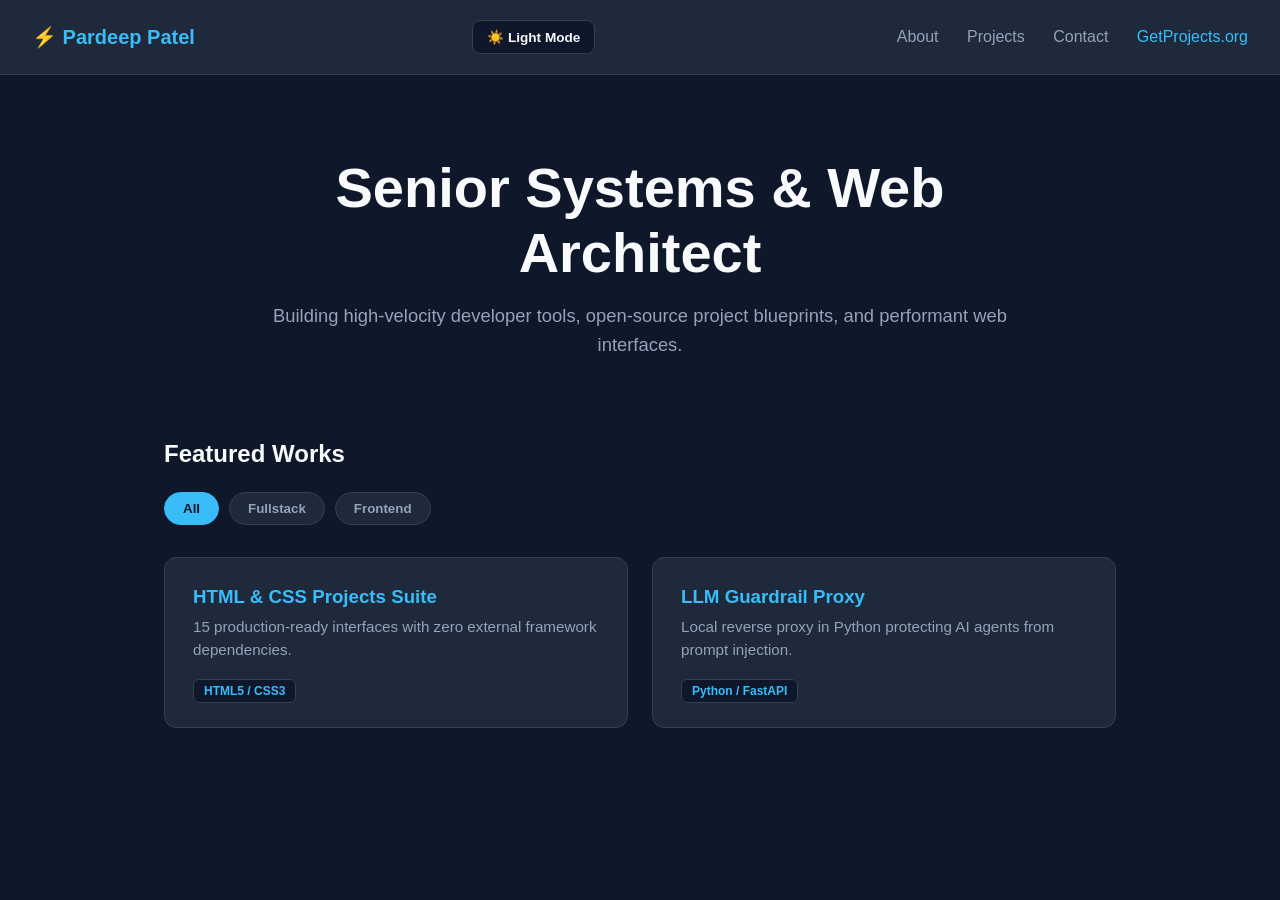
<file: 01-developer-portfolio/index.html>
<!DOCTYPE html>
<html lang="en" data-theme="dark">
<head>
  <meta charset="UTF-8">
  <meta name="viewport" content="width=device-width, initial-scale=1.0">
  <title>Developer Portfolio | Pardeep Patel</title>
  <link rel="stylesheet" href="style.css">
</head>
<body>
  <header class="header">
    <div class="logo">⚡ Pardeep Patel</div>
    <div class="controls">
      <button id="theme-btn" class="theme-toggle">☀️ Light Mode</button>
      <button id="mobile-btn" class="mobile-toggle">☰</button>
    </div>
    <nav id="nav-menu" class="nav-menu">
      <a href="#about">About</a>
      <a href="#projects">Projects</a>
      <a href="#contact">Contact</a>
      <a href="https://getprojects.org" target="_blank" class="cta-link">GetProjects.org</a>
    </nav>
  </header>
  <main>
    <section class="hero" id="about">
      <h1>Senior Systems &amp; Web Architect</h1>
      <p>Building high-velocity developer tools, open-source project blueprints, and performant web interfaces.</p>
    </section>
    <section class="projects" id="projects">
      <h2>Featured Works</h2>
      <div class="filter-bar">
        <button class="filter-btn active" data-filter="all">All</button>
        <button class="filter-btn" data-filter="fullstack">Fullstack</button>
        <button class="filter-btn" data-filter="frontend">Frontend</button>
      </div>
      <div class="project-grid">
        <div class="card" data-category="frontend">
          <h3>HTML &amp; CSS Projects Suite</h3>
          <p>15 production-ready interfaces with zero external framework dependencies.</p>
          <span class="tag">HTML5 / CSS3</span>
        </div>
        <div class="card" data-category="fullstack">
          <h3>LLM Guardrail Proxy</h3>
          <p>Local reverse proxy in Python protecting AI agents from prompt injection.</p>
          <span class="tag">Python / FastAPI</span>
        </div>
      </div>
    </section>
  </main>
  <script>
    const themeBtn = document.getElementById('theme-btn');
    themeBtn.addEventListener('click', () => {
      const current = document.documentElement.getAttribute('data-theme');
      const next = current === 'dark' ? 'light' : 'dark';
      document.documentElement.setAttribute('data-theme', next);
      themeBtn.textContent = next === 'dark' ? '☀️ Light Mode' : '🌙 Dark Mode';
    });
    const mobileBtn = document.getElementById('mobile-btn');
    const navMenu = document.getElementById('nav-menu');
    mobileBtn.addEventListener('click', () => {
      navMenu.classList.toggle('open');
    });
    document.querySelectorAll('.filter-btn').forEach(btn => {
      btn.addEventListener('click', () => {
        document.querySelectorAll('.filter-btn').forEach(b => b.classList.remove('active'));
        btn.classList.add('active');
        const f = btn.dataset.filter;
        document.querySelectorAll('.card').forEach(c => {
          c.style.display = (f === 'all' || c.dataset.category === f) ? 'block' : 'none';
        });
      });
    });
  </script>
</body>
</html>
</file>
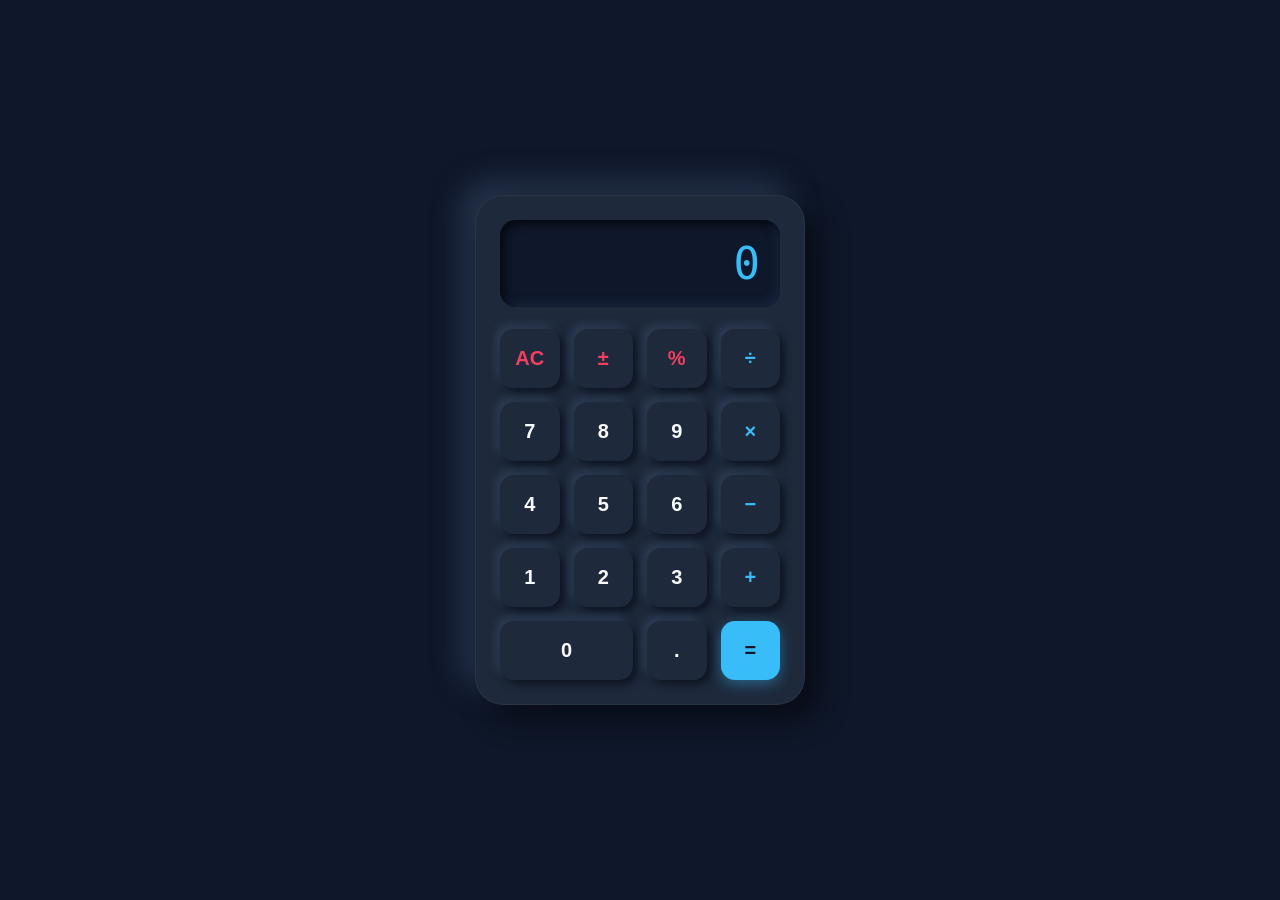
<file: 02-neumorphic-calculator/index.html>
<!DOCTYPE html>
<html lang="en">
<head>
  <meta charset="UTF-8">
  <meta name="viewport" content="width=device-width, initial-scale=1.0">
  <title>Neumorphic Calculator</title>
  <link rel="stylesheet" href="style.css">
</head>
<body>
  <div class="calc-wrapper">
    <div class="display" id="display">0</div>
    <div class="grid">
      <button class="btn fn" data-action="clear">AC</button>
      <button class="btn fn" data-action="toggle-sign">±</button>
      <button class="btn fn" data-action="percent">%</button>
      <button class="btn op" data-action="div">÷</button>
      <button class="btn num">7</button>
      <button class="btn num">8</button>
      <button class="btn num">9</button>
      <button class="btn op" data-action="mul">×</button>
      <button class="btn num">4</button>
      <button class="btn num">5</button>
      <button class="btn num">6</button>
      <button class="btn op" data-action="sub">−</button>
      <button class="btn num">1</button>
      <button class="btn num">2</button>
      <button class="btn num">3</button>
      <button class="btn op" data-action="add">+</button>
      <button class="btn num zero">0</button>
      <button class="btn num">.</button>
      <button class="btn eq" data-action="eq">=</button>
    </div>
  </div>
  <script>
    let current = '0';
    let prev = null;
    let op = null;
    let resetOnNext = false;
    const disp = document.getElementById('display');

    function update() { disp.textContent = current; }

    document.querySelectorAll('.num').forEach(b => {
      b.addEventListener('click', () => {
        const d = b.textContent;
        if (resetOnNext) { current = d; resetOnNext = false; }
        else { current = current === '0' ? d : current + d; }
        update();
      });
    });

    document.querySelectorAll('.fn').forEach(b => {
      b.addEventListener('click', () => {
        const act = b.dataset.action;
        if (act === 'clear') { current = '0'; prev = null; op = null; }
        if (act === 'toggle-sign') { current = String(-parseFloat(current)); }
        if (act === 'percent') { current = String(parseFloat(current) / 100); }
        update();
      });
    });

    document.querySelectorAll('.op').forEach(b => {
      b.addEventListener('click', () => {
        prev = parseFloat(current);
        op = b.dataset.action;
        resetOnNext = true;
      });
    });

    document.querySelector('.eq').addEventListener('click', () => {
      if (op && prev !== null) {
        const cur = parseFloat(current);
        let res = 0;
        if (op === 'add') res = prev + cur;
        if (op === 'sub') res = prev - cur;
        if (op === 'mul') res = prev * cur;
        if (op === 'div') res = cur !== 0 ? prev / cur : 'Error';
        current = String(res);
        op = null;
        prev = null;
        resetOnNext = true;
        update();
      }
    });
  </script>
</body>
</html>
</file>
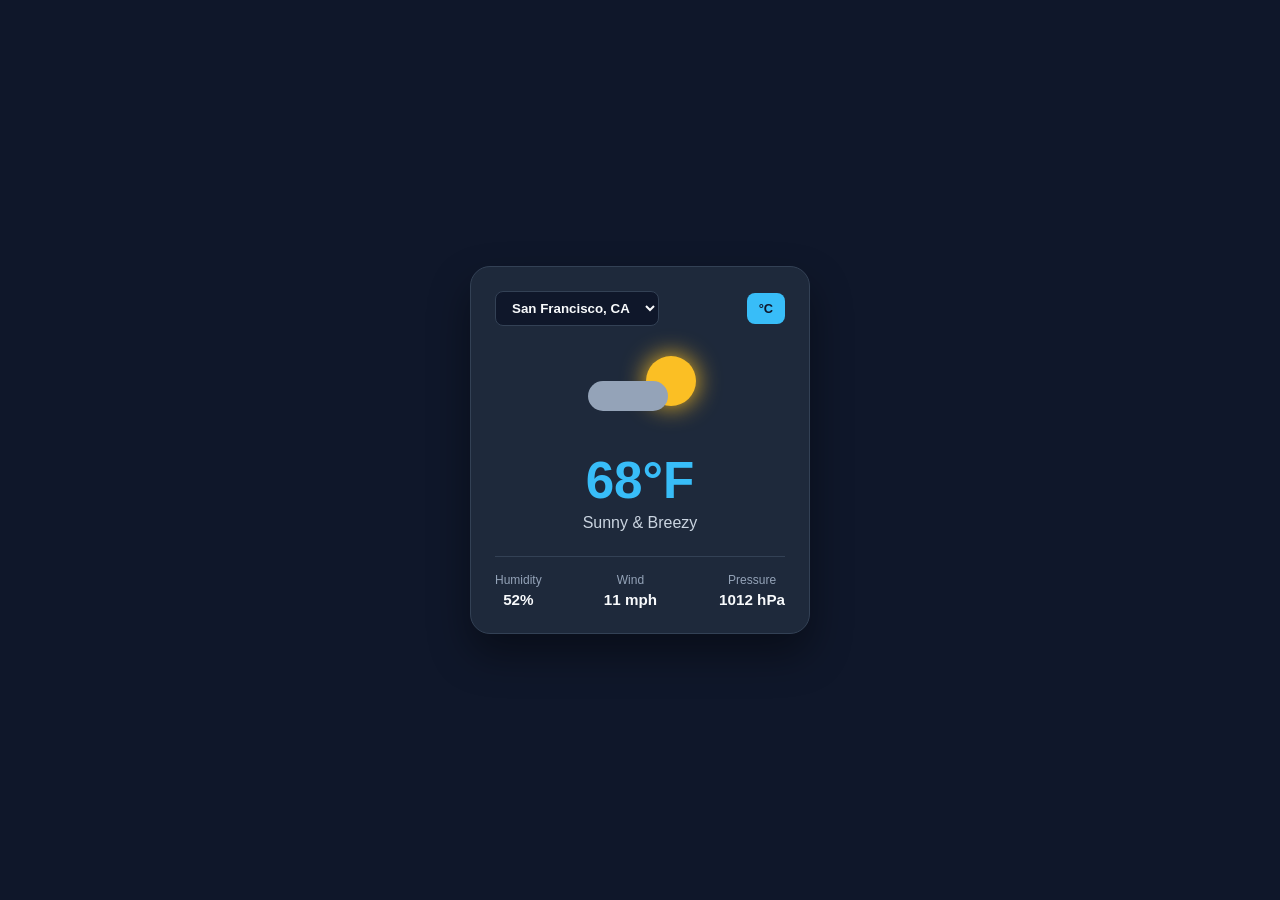
<file: 03-weather-card/index.html>
<!DOCTYPE html>
<html lang="en">
<head>
  <meta charset="UTF-8">
  <meta name="viewport" content="width=device-width, initial-scale=1.0">
  <title>Interactive Weather Card</title>
  <link rel="stylesheet" href="style.css">
</head>
<body>
  <div class="weather-box">
    <div class="top-row">
      <select id="city-select">
        <option value="sf">San Francisco, CA</option>
        <option value="nyc">New York, NY</option>
        <option value="tokyo">Tokyo, Japan</option>
      </select>
      <button id="unit-btn" class="unit-toggle">°C</button>
    </div>
    <div class="sky-visual">
      <div class="sun"></div>
      <div class="cloud"></div>
    </div>
    <div class="temp-section">
      <div id="temp" class="temp-val">68°F</div>
      <div id="cond" class="condition">Sunny &amp; Breezy</div>
    </div>
    <div class="metrics">
      <div class="item"><span>Humidity</span><strong id="hum">52%</strong></div>
      <div class="item"><span>Wind</span><strong id="wind">11 mph</strong></div>
      <div class="item"><span>Pressure</span><strong id="press">1012 hPa</strong></div>
    </div>
  </div>
  <script>
    const data = {
      sf: { f: 68, c: 20, cond: 'Sunny & Breezy', hum: '52%', wind: '11 mph', press: '1012 hPa' },
      nyc: { f: 54, c: 12, cond: 'Overcast & Cool', hum: '68%', wind: '14 mph', press: '1018 hPa' },
      tokyo: { f: 62, c: 17, cond: 'Clear Skies', hum: '45%', wind: '8 mph', press: '1020 hPa' }
    };
    let unit = 'F';
    let city = 'sf';
    const tempEl = document.getElementById('temp');
    const condEl = document.getElementById('cond');
    const humEl = document.getElementById('hum');
    const windEl = document.getElementById('wind');
    const pressEl = document.getElementById('press');
    const unitBtn = document.getElementById('unit-btn');
    const select = document.getElementById('city-select');

    function render() {
      const d = data[city];
      tempEl.textContent = unit === 'F' ? `${d.f}°F` : `${d.c}°C`;
      condEl.textContent = d.cond;
      humEl.textContent = d.hum;
      windEl.textContent = d.wind;
      pressEl.textContent = d.press;
      unitBtn.textContent = unit === 'F' ? 'Switch to °C' : 'Switch to °F';
    }

    select.addEventListener('change', (e) => { city = e.target.value; render(); });
    unitBtn.addEventListener('click', () => { unit = unit === 'F' ? 'C' : 'F'; render(); });
  </script>
</body>
</html>
</file>
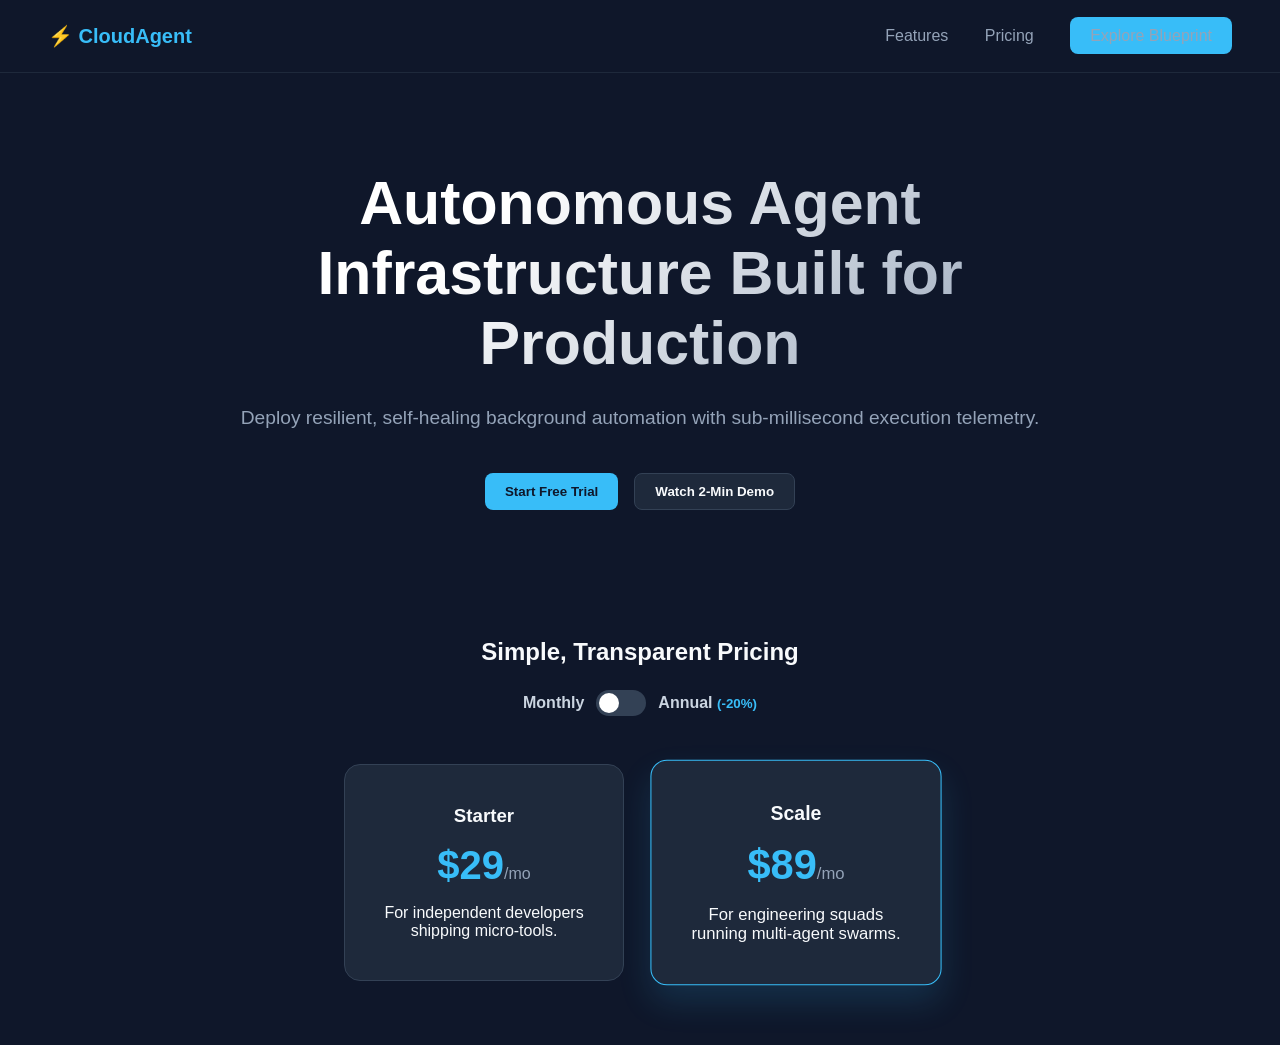
<file: 04-saas-landing-page/index.html>
<!DOCTYPE html>
<html lang="en">
<head>
  <meta charset="UTF-8">
  <meta name="viewport" content="width=device-width, initial-scale=1.0">
  <title>SaaS Product Landing Page</title>
  <link rel="stylesheet" href="style.css">
</head>
<body>
  <nav class="nav">
    <div class="logo">⚡ CloudAgent</div>
    <div class="nav-links">
      <a href="#features">Features</a>
      <a href="#pricing">Pricing</a>
      <a href="https://getprojects.org" target="_blank" class="btn-primary">Explore Blueprint</a>
    </div>
  </nav>
  <header class="hero">
    <h1>Autonomous Agent Infrastructure Built for Production</h1>
    <p>Deploy resilient, self-healing background automation with sub-millisecond execution telemetry.</p>
    <div class="hero-actions">
      <button class="btn-primary">Start Free Trial</button>
      <button class="btn-outline">Watch 2-Min Demo</button>
    </div>
  </header>
  <section class="pricing-sec" id="pricing">
    <h2>Simple, Transparent Pricing</h2>
    <div class="toggle-bar">
      <span>Monthly</span>
      <input type="checkbox" id="billing-toggle">
      <label for="billing-toggle" class="switch"></label>
      <span>Annual <small>(-20%)</small></span>
    </div>
    <div class="pricing-cards">
      <div class="p-card">
        <h3>Starter</h3>
        <div class="price" id="p1-price">$29<span>/mo</span></div>
        <p>For independent developers shipping micro-tools.</p>
      </div>
      <div class="p-card feat">
        <h3>Scale</h3>
        <div class="price" id="p2-price">$89<span>/mo</span></div>
        <p>For engineering squads running multi-agent swarms.</p>
      </div>
    </div>
  </section>
  <script>
    const toggle = document.getElementById('billing-toggle');
    const p1 = document.getElementById('p1-price');
    const p2 = document.getElementById('p2-price');
    toggle.addEventListener('change', () => {
      if (toggle.checked) {
        p1.innerHTML = '$23<span>/mo</span>';
        p2.innerHTML = '$71<span>/mo</span>';
      } else {
        p1.innerHTML = '$29<span>/mo</span>';
        p2.innerHTML = '$89<span>/mo</span>';
      }
    });
  </script>
</body>
</html>
</file>
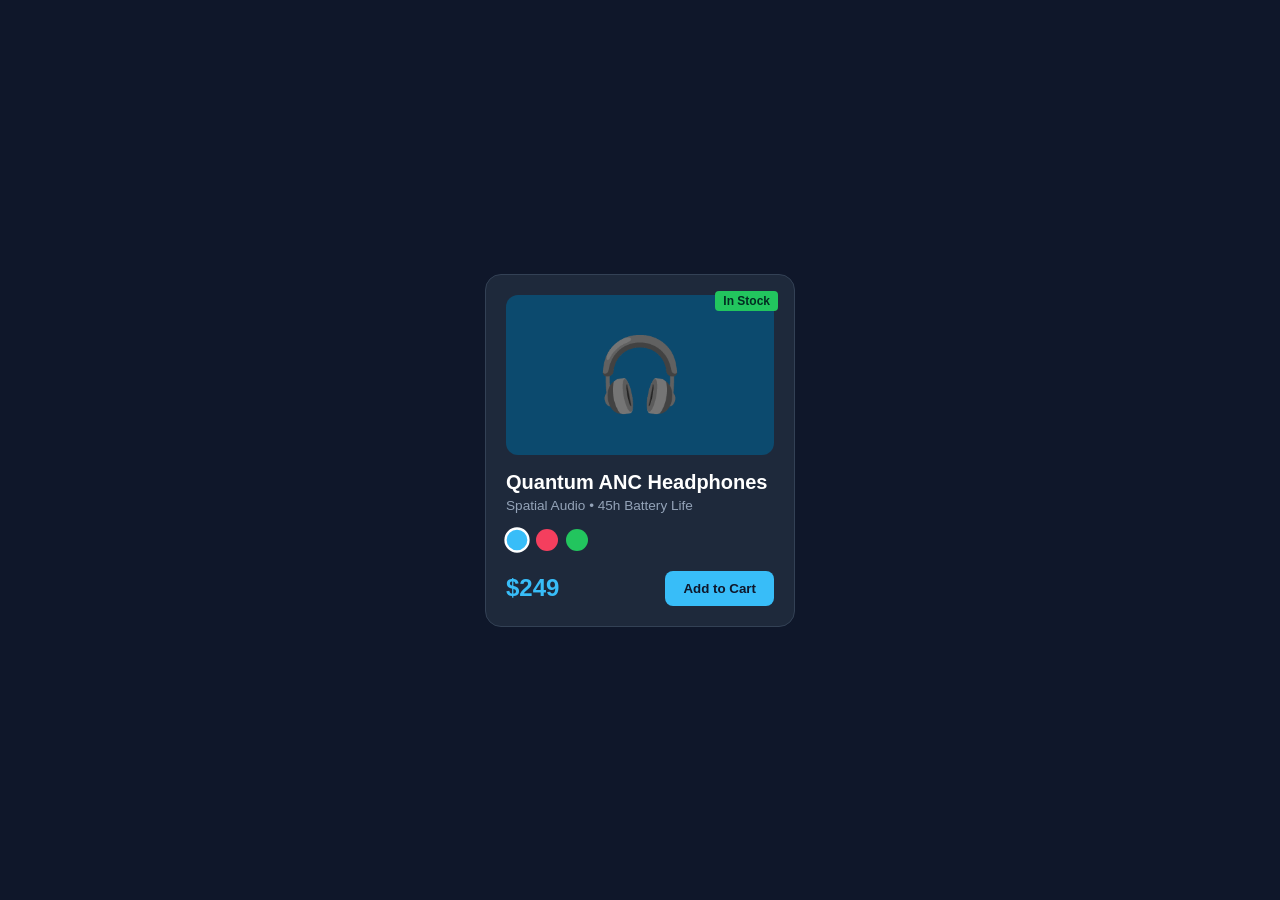
<file: 05-product-card/index.html>
<!DOCTYPE html>
<html lang="en">
<head>
  <meta charset="UTF-8">
  <meta name="viewport" content="width=device-width, initial-scale=1.0">
  <title>Interactive Product Card</title>
  <link rel="stylesheet" href="style.css">
</head>
<body>
  <div class="product-card">
    <div class="badge">In Stock</div>
    <div id="product-art" class="visual blue">🎧</div>
    <h2>Quantum ANC Headphones</h2>
    <p class="meta">Spatial Audio • 45h Battery Life</p>
    <div class="swatches">
      <span class="swatch blue active" data-color="blue" data-emoji="🎧"></span>
      <span class="swatch red" data-color="red" data-emoji="🎸"></span>
      <span class="swatch green" data-color="green" data-emoji="🎮"></span>
    </div>
    <div class="buy-row">
      <div class="price">$249</div>
      <button id="add-btn" class="btn-add">Add to Cart</button>
    </div>
    <div id="cart-msg" class="cart-msg">✓ Added to Cart!</div>
  </div>
  <script>
    const art = document.getElementById('product-art');
    const msg = document.getElementById('cart-msg');
    document.querySelectorAll('.swatch').forEach(s => {
      s.addEventListener('click', () => {
        document.querySelectorAll('.swatch').forEach(sw => sw.classList.remove('active'));
        s.classList.add('active');
        art.textContent = s.dataset.emoji;
        art.className = `visual ${s.dataset.color}`;
      });
    });
    document.getElementById('add-btn').addEventListener('click', () => {
      msg.style.display = 'block';
      setTimeout(() => msg.style.display = 'none', 2000);
    });
  </script>
</body>
</html>
</file>
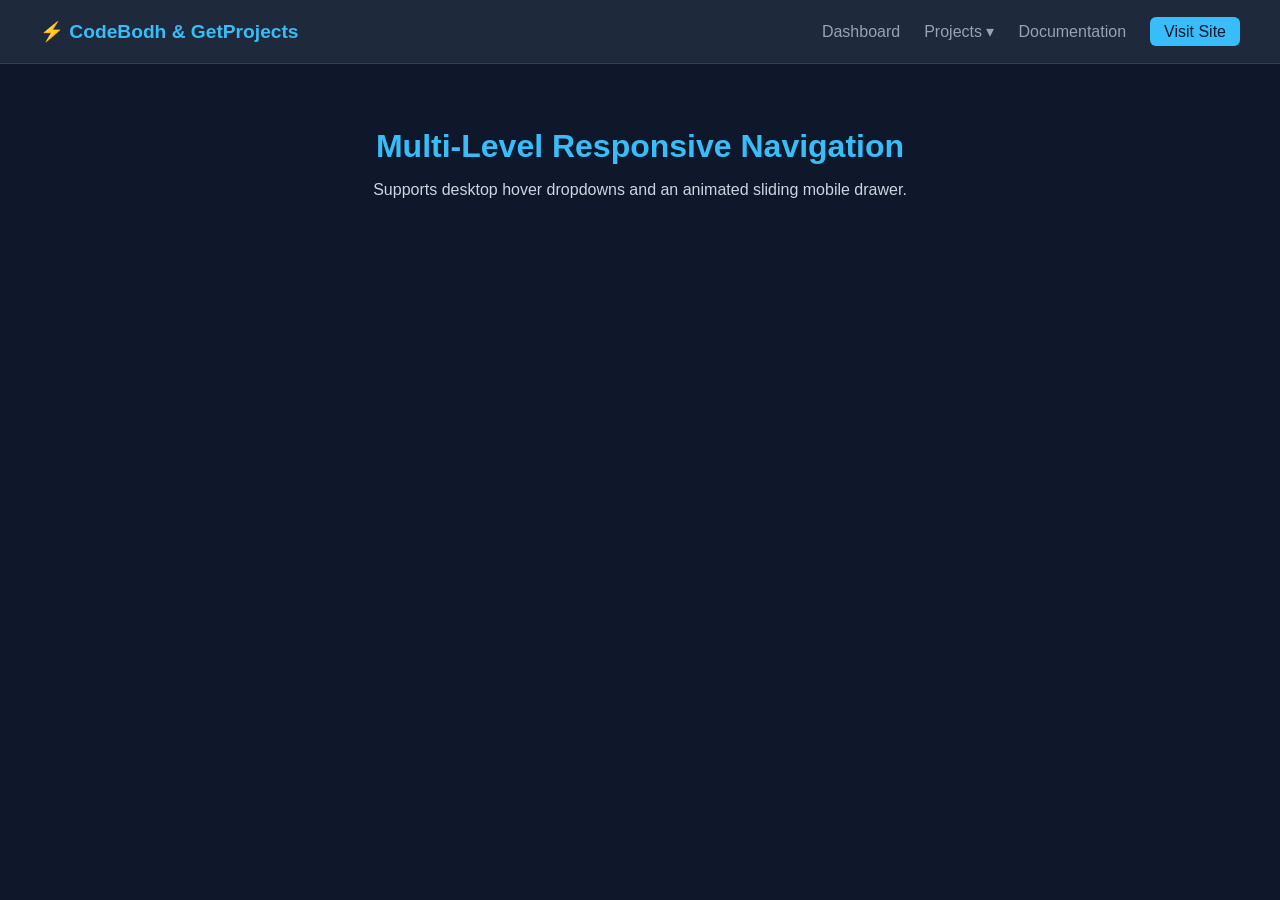
<file: 06-navbar-drawer/index.html>
<!DOCTYPE html>
<html lang="en">
<head>
  <meta charset="UTF-8">
  <meta name="viewport" content="width=device-width, initial-scale=1.0">
  <title>Responsive Navbar with Drawer</title>
  <link rel="stylesheet" href="style.css">
</head>
<body>
  <nav class="navbar">
    <div class="logo">⚡ CodeBodh &amp; GetProjects</div>
    <button id="toggle-btn" class="hamburger">☰</button>
    <ul id="menu" class="nav-links">
      <li><a href="#">Dashboard</a></li>
      <li class="dropdown">
        <a href="#" class="drop-btn">Projects ▾</a>
        <div class="dropdown-content">
          <a href="#">Fullstack Repos</a>
          <a href="#">AI Agents</a>
          <a href="#">Frontend UI</a>
        </div>
      </li>
      <li><a href="#">Documentation</a></li>
      <li><a href="https://getprojects.org" target="_blank" class="nav-cta">Visit Site</a></li>
    </ul>
  </nav>
  <main style="padding: 4rem 1.5rem; text-align: center; color: #cbd5e1;">
    <h1 style="color: #38bdf8; margin-bottom: 1rem;">Multi-Level Responsive Navigation</h1>
    <p>Supports desktop hover dropdowns and an animated sliding mobile drawer.</p>
  </main>
  <script>
    const btn = document.getElementById('toggle-btn');
    const menu = document.getElementById('menu');
    btn.addEventListener('click', () => { menu.classList.toggle('open'); });
  </script>
</body>
</html>
</file>
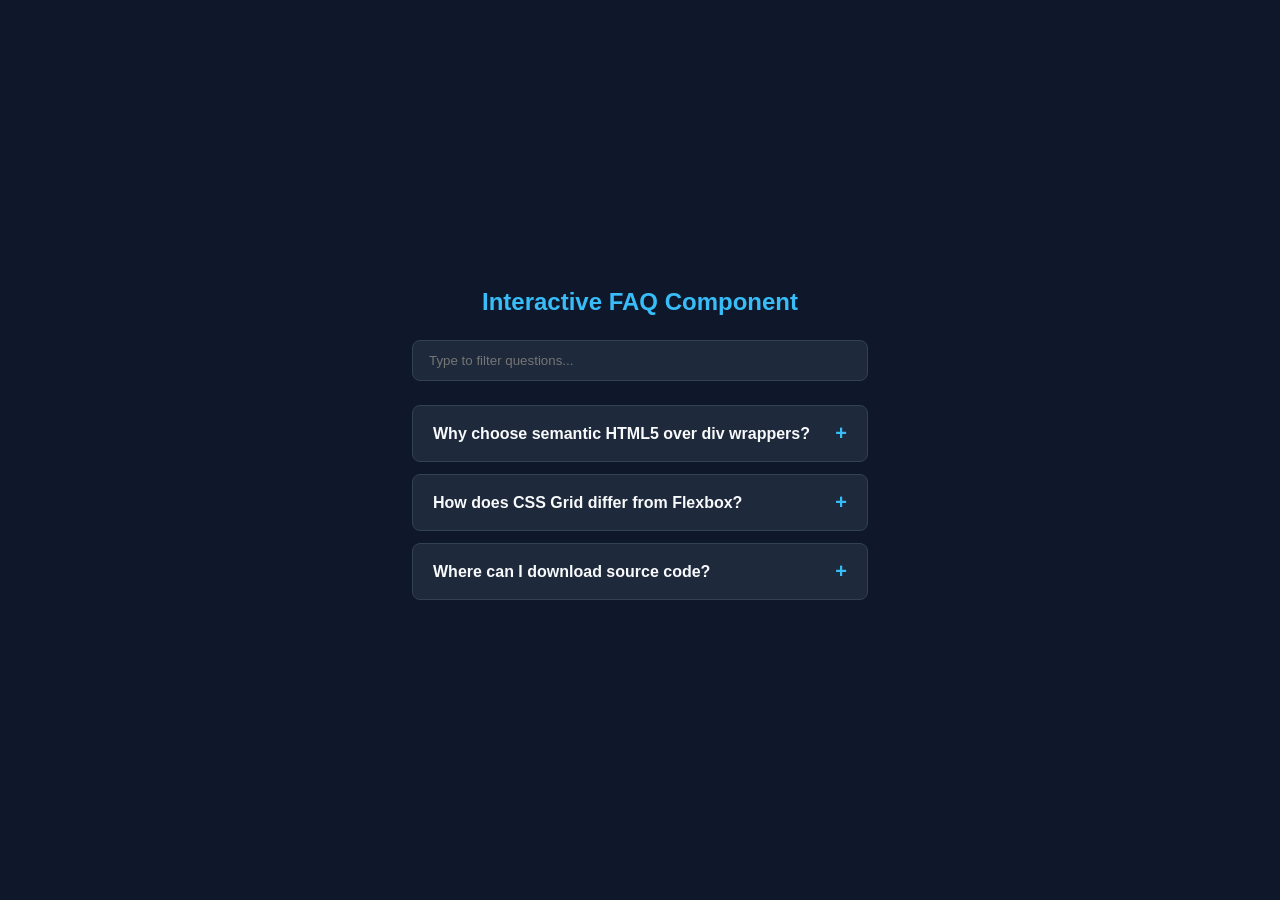
<file: 07-accordion-faq/index.html>
<!DOCTYPE html>
<html lang="en">
<head>
  <meta charset="UTF-8">
  <meta name="viewport" content="width=device-width, initial-scale=1.0">
  <title>Searchable Accordion FAQ</title>
  <link rel="stylesheet" href="style.css">
</head>
<body>
  <div class="faq-box">
    <h2>Interactive FAQ Component</h2>
    <input type="text" id="faq-search" placeholder="Type to filter questions...">
    <div class="faq-list">
      <details class="item">
        <summary>Why choose semantic HTML5 over div wrappers?</summary>
        <p>Semantic tags like &lt;article&gt;, &lt;section&gt;, and &lt;nav&gt; enhance screen reader accessibility and improve search engine indexing without extra JavaScript.</p>
      </details>
      <details class="item">
        <summary>How does CSS Grid differ from Flexbox?</summary>
        <p>Flexbox manages 1-dimensional layouts (rows or columns), while CSS Grid coordinates 2-dimensional layouts (rows and columns simultaneously).</p>
      </details>
      <details class="item">
        <summary>Where can I download source code?</summary>
        <p>Visit <a href="https://github.com/GetProjectsIdea" target="_blank">GetProjectsIdea on GitHub</a> for all complete code repositories.</p>
      </details>
    </div>
  </div>
  <script>
    const search = document.getElementById('faq-search');
    search.addEventListener('input', (e) => {
      const q = e.target.value.toLowerCase();
      document.querySelectorAll('.item').forEach(item => {
        const text = item.textContent.toLowerCase();
        item.style.display = text.includes(q) ? 'block' : 'none';
      });
    });
  </script>
</body>
</html>
</file>
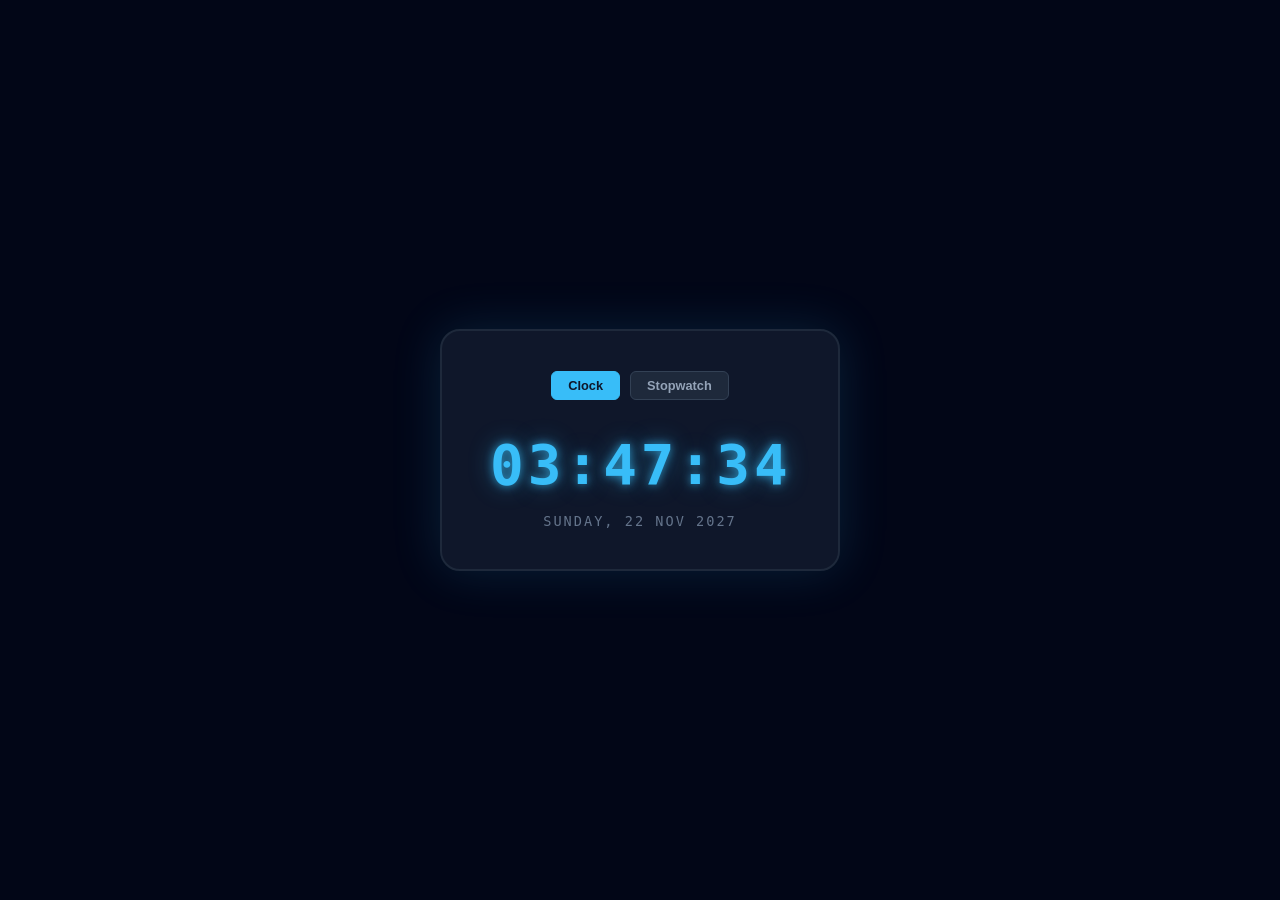
<file: 08-neon-clock/index.html>
<!DOCTYPE html>
<html lang="en">
<head>
  <meta charset="UTF-8">
  <meta name="viewport" content="width=device-width, initial-scale=1.0">
  <title>Neon Real-Time Clock &amp; Stopwatch</title>
  <link rel="stylesheet" href="style.css">
</head>
<body>
  <div class="clock-card">
    <div class="tabs">
      <button id="clock-tab" class="tab active">Clock</button>
      <button id="timer-tab" class="tab">Stopwatch</button>
    </div>
    <div id="clock-view" class="view">
      <div id="clock-display" class="neon-text">00:00:00</div>
      <div id="date-display" class="date-text">SUNDAY, 22 NOV 2027</div>
    </div>
    <div id="timer-view" class="view" style="display: none;">
      <div id="timer-display" class="neon-text">00:00.0</div>
      <div class="timer-controls">
        <button id="sw-start" class="ctrl-btn">Start</button>
        <button id="sw-stop" class="ctrl-btn">Pause</button>
        <button id="sw-reset" class="ctrl-btn">Reset</button>
      </div>
    </div>
  </div>
  <script>
    function updateClock() {
      const now = new Date();
      const h = String(now.getHours()).padStart(2, '0');
      const m = String(now.getMinutes()).padStart(2, '0');
      const s = String(now.getSeconds()).padStart(2, '0');
      document.getElementById('clock-display').textContent = `${h}:${m}:${s}`;
    }
    setInterval(updateClock, 1000);
    updateClock();

    let swInterval = null;
    let swTime = 0;
    const swDisp = document.getElementById('timer-display');
    document.getElementById('sw-start').addEventListener('click', () => {
      if (!swInterval) {
        swInterval = setInterval(() => {
          swTime += 100;
          const sec = Math.floor(swTime / 1000);
          const ms = Math.floor((swTime % 1000) / 100);
          swDisp.textContent = `${String(sec).padStart(2, '0')}:${ms}`;
        }, 100);
      }
    });
    document.getElementById('sw-stop').addEventListener('click', () => {
      clearInterval(swInterval);
      swInterval = null;
    });
    document.getElementById('sw-reset').addEventListener('click', () => {
      clearInterval(swInterval);
      swInterval = null;
      swTime = 0;
      swDisp.textContent = '00:00.0';
    });

    document.getElementById('clock-tab').addEventListener('click', () => {
      document.getElementById('clock-view').style.display = 'block';
      document.getElementById('timer-view').style.display = 'none';
      document.getElementById('clock-tab').classList.add('active');
      document.getElementById('timer-tab').classList.remove('active');
    });
    document.getElementById('timer-tab').addEventListener('click', () => {
      document.getElementById('clock-view').style.display = 'none';
      document.getElementById('timer-view').style.display = 'block';
      document.getElementById('timer-tab').classList.add('active');
      document.getElementById('clock-tab').classList.remove('active');
    });
  </script>
</body>
</html>
</file>
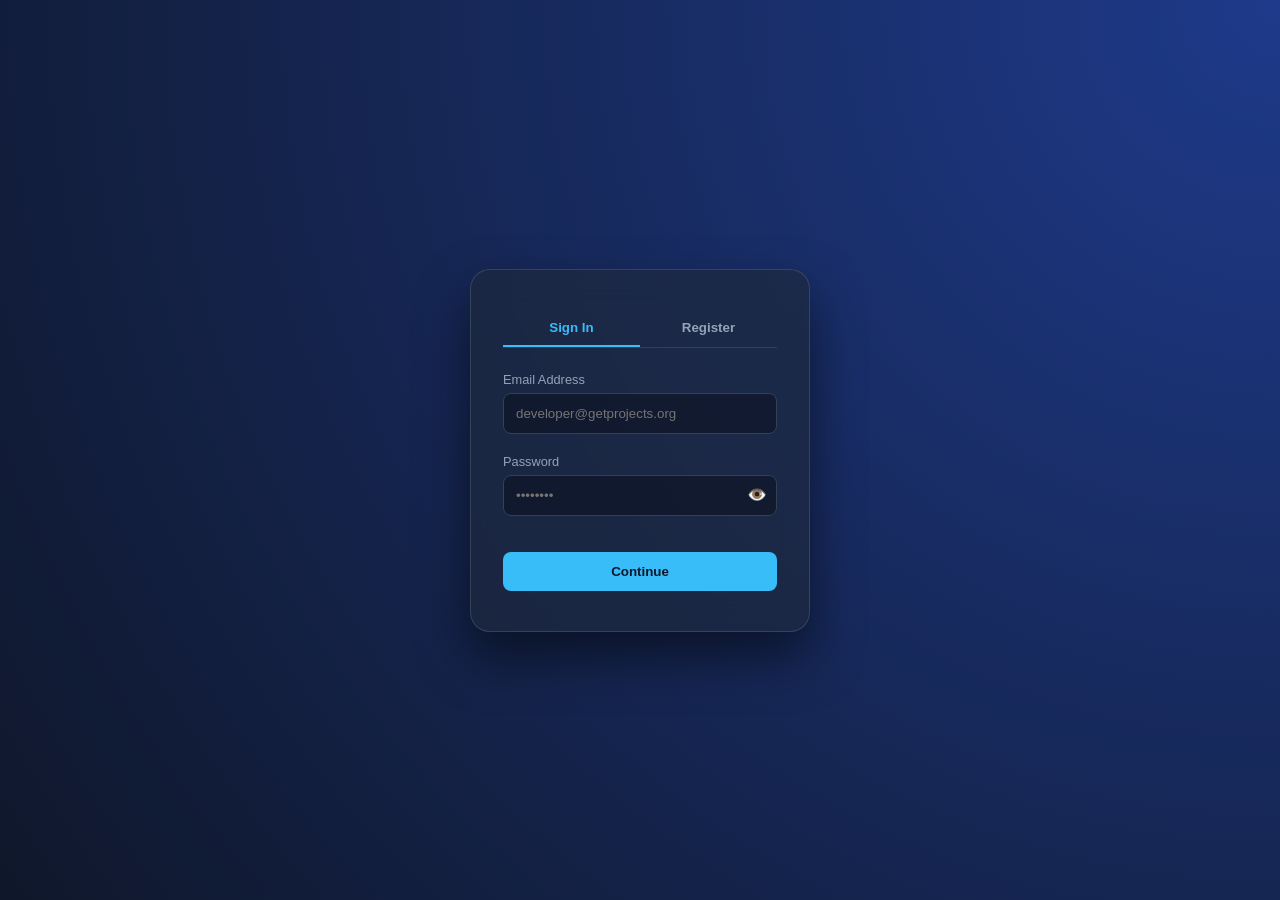
<file: 09-glassmorphism-login/index.html>
<!DOCTYPE html>
<html lang="en">
<head>
  <meta charset="UTF-8">
  <meta name="viewport" content="width=device-width, initial-scale=1.0">
  <title>Glassmorphic Auth Card</title>
  <link rel="stylesheet" href="style.css">
</head>
<body>
  <div class="glass-card">
    <div class="tabs">
      <button id="btn-login" class="active">Sign In</button>
      <button id="btn-register">Register</button>
    </div>
    <form id="auth-form">
      <div class="group">
        <label>Email Address</label>
        <input type="email" required placeholder="developer@getprojects.org">
      </div>
      <div class="group">
        <label>Password</label>
        <div class="pass-wrapper">
          <input type="password" id="pass-input" required placeholder="••••••••">
          <button type="button" id="eye-btn">👁️</button>
        </div>
      </div>
      <button type="submit" class="btn-submit">Continue</button>
    </form>
  </div>
  <script>
    const eye = document.getElementById('eye-btn');
    const pInput = document.getElementById('pass-input');
    eye.addEventListener('click', () => {
      pInput.type = pInput.type === 'password' ? 'text' : 'password';
    });
    document.getElementById('btn-login').addEventListener('click', () => {
      document.getElementById('btn-login').classList.add('active');
      document.getElementById('btn-register').classList.remove('active');
    });
    document.getElementById('btn-register').addEventListener('click', () => {
      document.getElementById('btn-register').classList.add('active');
      document.getElementById('btn-login').classList.remove('active');
    });
  </script>
</body>
</html>
</file>
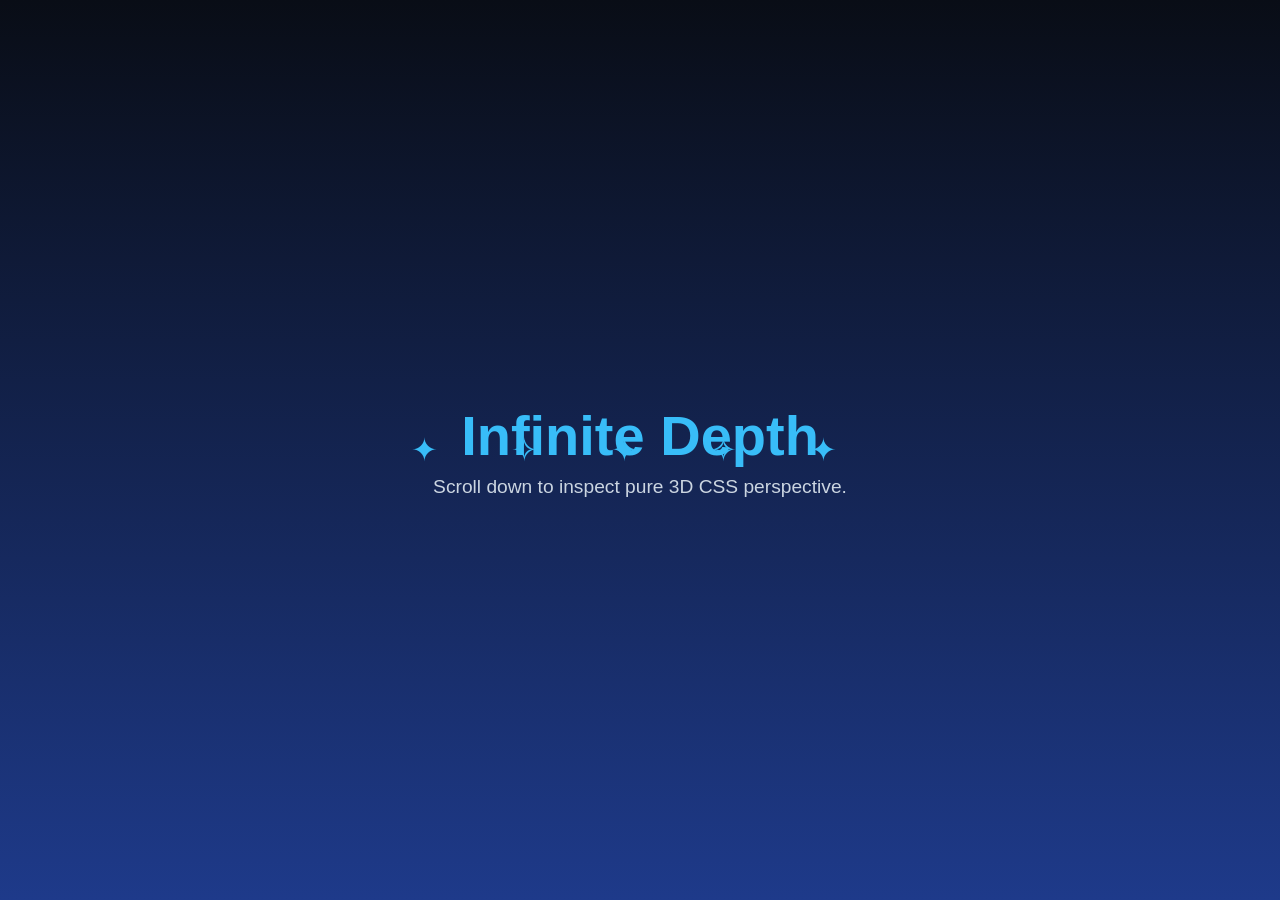
<file: 10-parallax-page/index.html>
<!DOCTYPE html>
<html lang="en">
<head>
  <meta charset="UTF-8">
  <meta name="viewport" content="width=device-width, initial-scale=1.0">
  <title>3D Parallax Story</title>
  <link rel="stylesheet" href="style.css">
</head>
<body>
  <div class="parallax-container">
    <div class="layer layer-bg"></div>
    <div class="layer layer-stars">✦ ✧ ✦ ✧ ✦</div>
    <div class="layer layer-text">
      <h1>Infinite Depth</h1>
      <p>Scroll down to inspect pure 3D CSS perspective.</p>
    </div>
  </div>
</body>
</html>
</file>
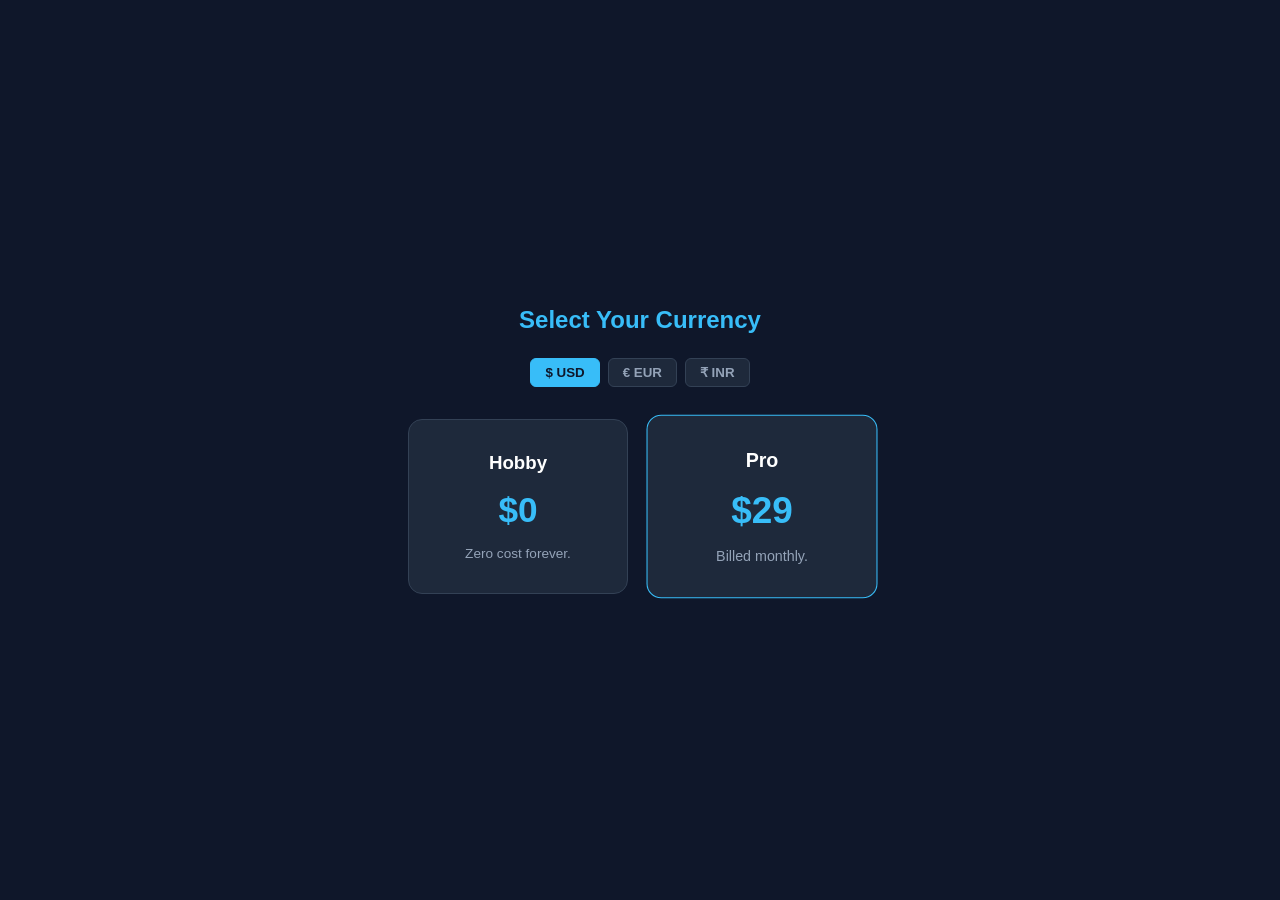
<file: 11-pricing-table/index.html>
<!DOCTYPE html>
<html lang="en">
<head>
  <meta charset="UTF-8">
  <meta name="viewport" content="width=device-width, initial-scale=1.0">
  <title>Interactive Pricing Table</title>
  <link rel="stylesheet" href="style.css">
</head>
<body>
  <div class="pricing-wrap">
    <h2>Select Your Currency</h2>
    <div class="cur-bar">
      <button class="cur active" data-cur="usd">$ USD</button>
      <button class="cur" data-cur="eur">€ EUR</button>
      <button class="cur" data-cur="inr">₹ INR</button>
    </div>
    <div class="card-row">
      <div class="card">
        <h3>Hobby</h3>
        <div class="price" id="c1">$0</div>
        <p>Zero cost forever.</p>
      </div>
      <div class="card feat">
        <h3>Pro</h3>
        <div class="price" id="c2">$29</div>
        <p>Billed monthly.</p>
      </div>
    </div>
  </div>
  <script>
    const rates = { usd: { c1: '$0', c2: '$29' }, eur: { c1: '€0', c2: '€27' }, inr: { c1: '₹0', c2: '₹2,400' } };
    document.querySelectorAll('.cur').forEach(b => {
      b.addEventListener('click', () => {
        document.querySelectorAll('.cur').forEach(c => c.classList.remove('active'));
        b.classList.add('active');
        const r = rates[b.dataset.cur];
        document.getElementById('c1').textContent = r.c1;
        document.getElementById('c2').textContent = r.c2;
      });
    });
  </script>
</body>
</html>
</file>
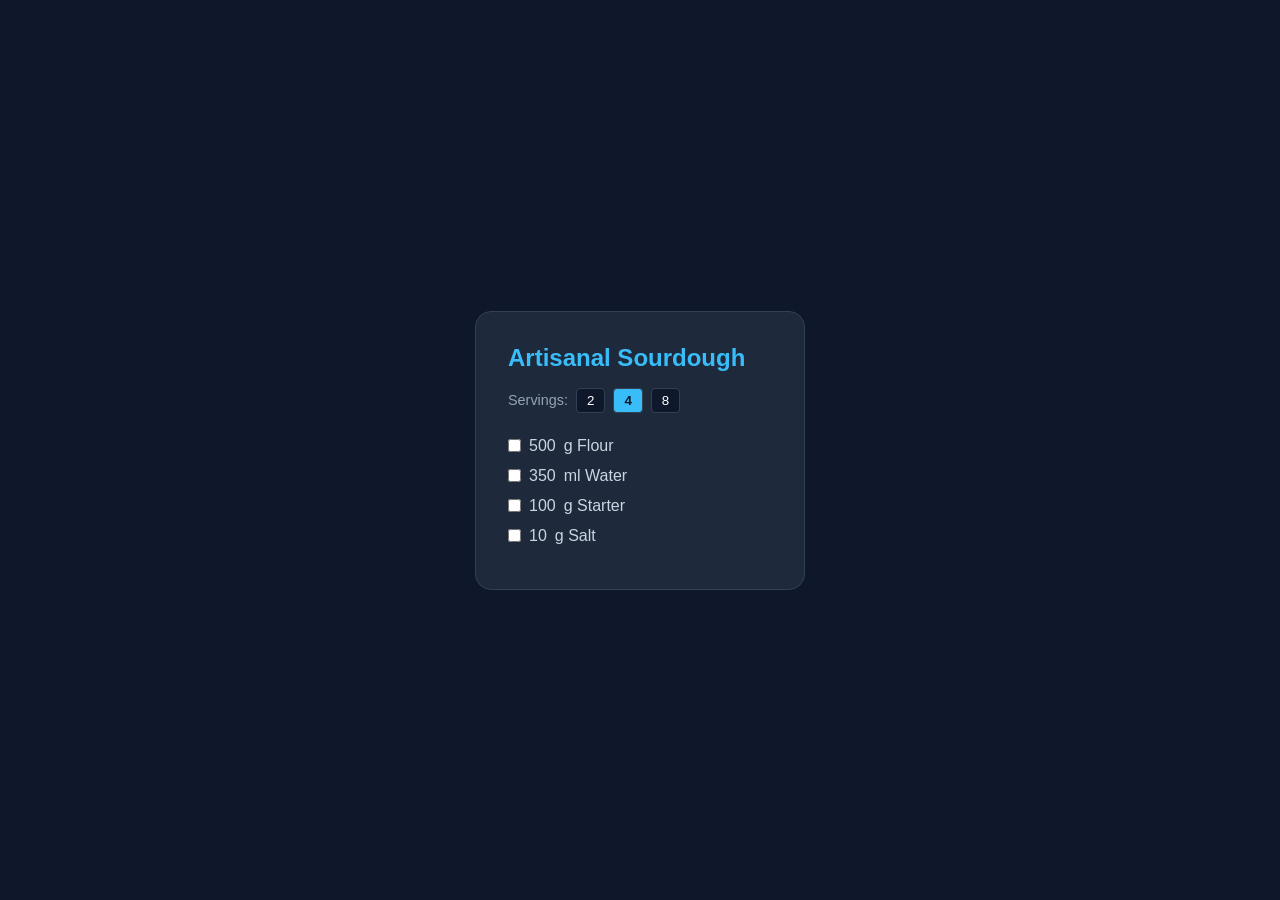
<file: 12-recipe-card/index.html>
<!DOCTYPE html>
<html lang="en">
<head>
  <meta charset="UTF-8">
  <meta name="viewport" content="width=device-width, initial-scale=1.0">
  <title>Scaling Recipe Card</title>
  <link rel="stylesheet" href="style.css">
</head>
<body>
  <div class="recipe-box">
    <h2>Artisanal Sourdough</h2>
    <div class="serving-ctrl">
      <span>Servings:</span>
      <button class="s-btn" data-s="2">2</button>
      <button class="s-btn active" data-s="4">4</button>
      <button class="s-btn" data-s="8">8</button>
    </div>
    <ul class="ing-list">
      <li><label><input type="checkbox"> <span class="amt" data-base="125">500</span>g Flour</label></li>
      <li><label><input type="checkbox"> <span class="amt" data-base="87.5">350</span>ml Water</label></li>
      <li><label><input type="checkbox"> <span class="amt" data-base="25">100</span>g Starter</label></li>
      <li><label><input type="checkbox"> <span class="amt" data-base="2.5">10</span>g Salt</label></li>
    </ul>
  </div>
  <script>
    document.querySelectorAll('.s-btn').forEach(b => {
      b.addEventListener('click', () => {
        document.querySelectorAll('.s-btn').forEach(btn => btn.classList.remove('active'));
        b.classList.add('active');
        const count = parseFloat(b.dataset.s);
        document.querySelectorAll('.amt').forEach(span => {
          span.textContent = Math.round(parseFloat(span.dataset.base) * count);
        });
      });
    });
  </script>
</body>
</html>
</file>
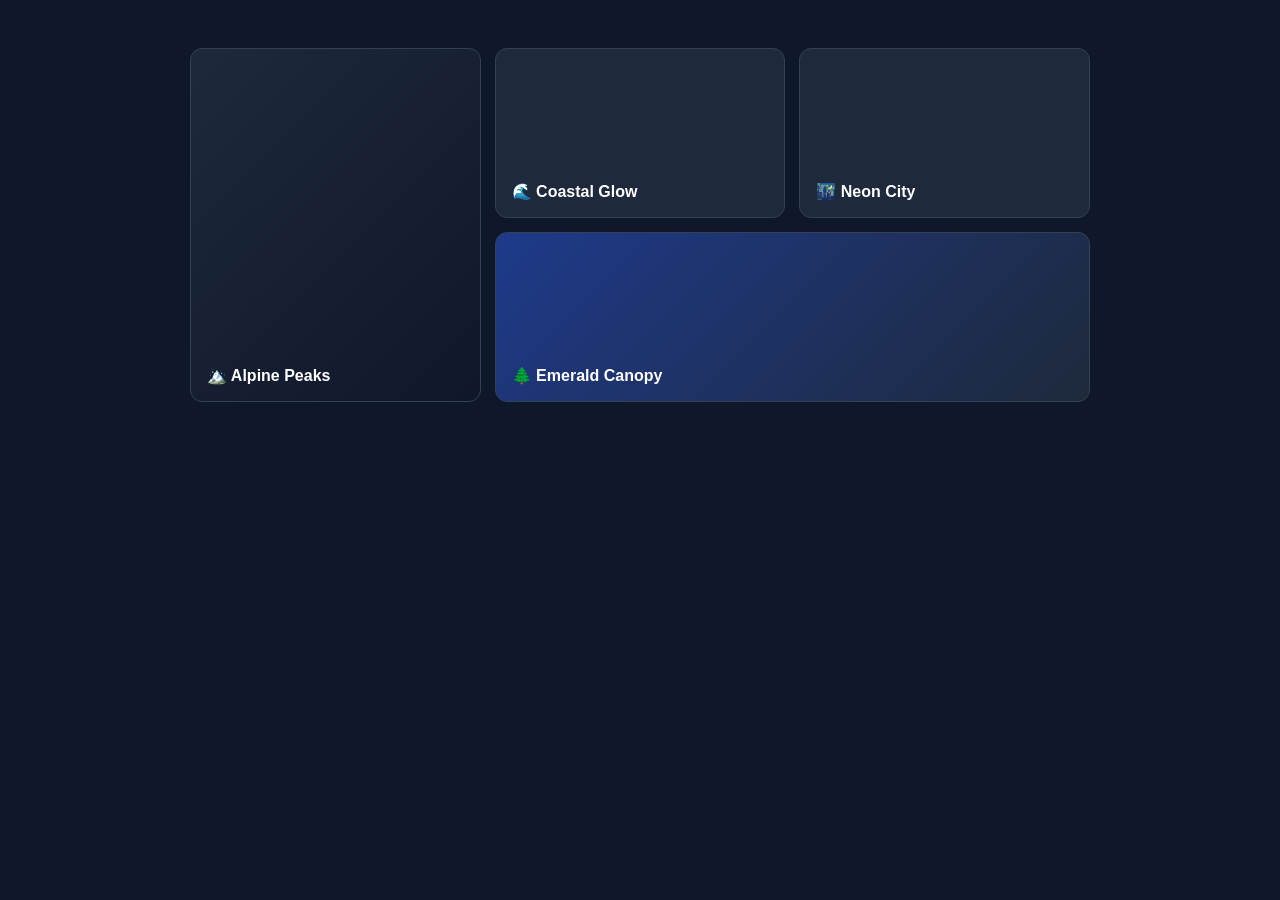
<file: 13-masonry-gallery/index.html>
<!DOCTYPE html>
<html lang="en">
<head>
  <meta charset="UTF-8">
  <meta name="viewport" content="width=device-width, initial-scale=1.0">
  <title>Masonry Gallery with Lightbox</title>
  <link rel="stylesheet" href="style.css">
</head>
<body>
  <div class="gallery">
    <div class="item i-tall" data-title="Alpine Peaks">🏔️ Alpine Peaks</div>
    <div class="item" data-title="Coastal Glow">🌊 Coastal Glow</div>
    <div class="item" data-title="Neon City">🌃 Neon City</div>
    <div class="item i-wide" data-title="Emerald Canopy">🌲 Emerald Canopy</div>
  </div>
  <div id="lightbox" class="lightbox">
    <div class="lightbox-content">
      <span id="lb-title"></span>
      <button id="lb-close">Close ✕</button>
    </div>
  </div>
  <script>
    const lb = document.getElementById('lightbox');
    const lbTitle = document.getElementById('lb-title');
    document.querySelectorAll('.item').forEach(it => {
      it.addEventListener('click', () => {
        lbTitle.textContent = it.dataset.title;
        lb.style.display = 'flex';
      });
    });
    document.getElementById('lb-close').addEventListener('click', () => {
      lb.style.display = 'none';
    });
  </script>
</body>
</html>
</file>
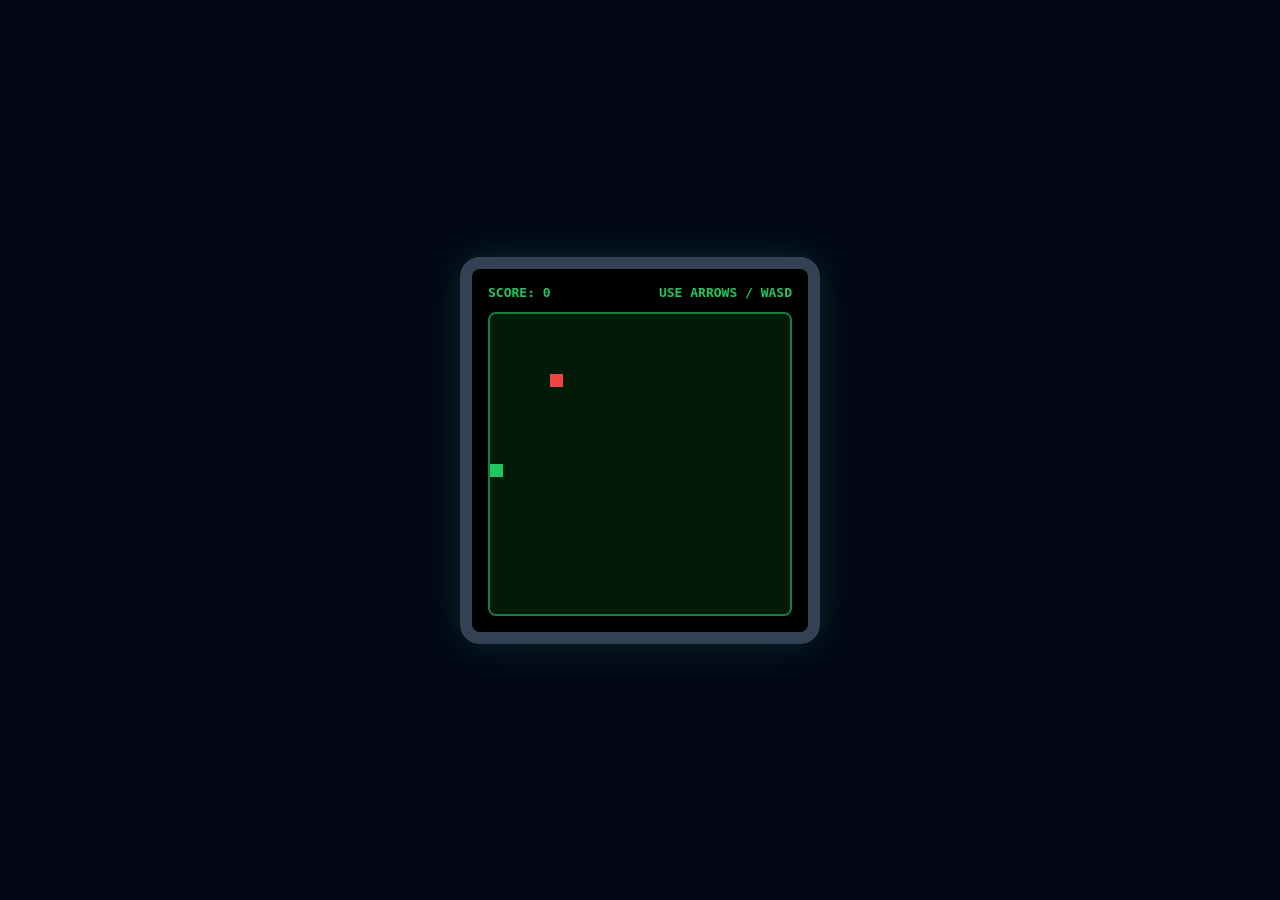
<file: 14-arcade-gameboard/index.html>
<!DOCTYPE html>
<html lang="en">
<head>
  <meta charset="UTF-8">
  <meta name="viewport" content="width=device-width, initial-scale=1.0">
  <title>Playable Snake Arcade Game</title>
  <link rel="stylesheet" href="style.css">
</head>
<body>
  <div class="arcade-unit">
    <div class="header-bar">
      <span>SCORE: <strong id="score">0</strong></span>
      <span>USE ARROWS / WASD</span>
    </div>
    <canvas id="game" width="300" height="300"></canvas>
  </div>
  <script>
    const cvs = document.getElementById('game');
    const ctx = cvs.getContext('2d');
    const grid = 15;
    let snake = [{x: 150, y: 150}];
    let dx = grid, dy = 0;
    let food = {x: 60, y: 60};
    let score = 0;

    function loop() {
      setTimeout(() => {
        requestAnimationFrame(loop);
      }, 100);

      const head = {x: snake[0].x + dx, y: snake[0].y + dy};
      if (head.x >= cvs.width) head.x = 0;
      if (head.x < 0) head.x = cvs.width - grid;
      if (head.y >= cvs.height) head.y = 0;
      if (head.y < 0) head.y = cvs.height - grid;

      snake.unshift(head);
      if (head.x === food.x && head.y === food.y) {
        score += 10;
        document.getElementById('score').textContent = score;
        food = {
          x: Math.floor(Math.random() * (cvs.width / grid)) * grid,
          y: Math.floor(Math.random() * (cvs.height / grid)) * grid
        };
      } else {
        snake.pop();
      }

      ctx.fillStyle = '#021a08';
      ctx.fillRect(0, 0, cvs.width, cvs.height);

      ctx.fillStyle = '#ef4444';
      ctx.fillRect(food.x, food.y, grid - 2, grid - 2);

      ctx.fillStyle = '#22c55e';
      snake.forEach(p => ctx.fillRect(p.x, p.y, grid - 2, grid - 2));
    }
    window.addEventListener('keydown', e => {
      if ((e.key === 'ArrowUp' || e.key === 'w') && dy === 0) { dx = 0; dy = -grid; }
      if ((e.key === 'ArrowDown' || e.key === 's') && dy === 0) { dx = 0; dy = grid; }
      if ((e.key === 'ArrowLeft' || e.key === 'a') && dx === 0) { dx = -grid; dy = 0; }
      if ((e.key === 'ArrowRight' || e.key === 'd') && dx === 0) { dx = grid; dy = 0; }
    });
    requestAnimationFrame(loop);
  </script>
</body>
</html>
</file>
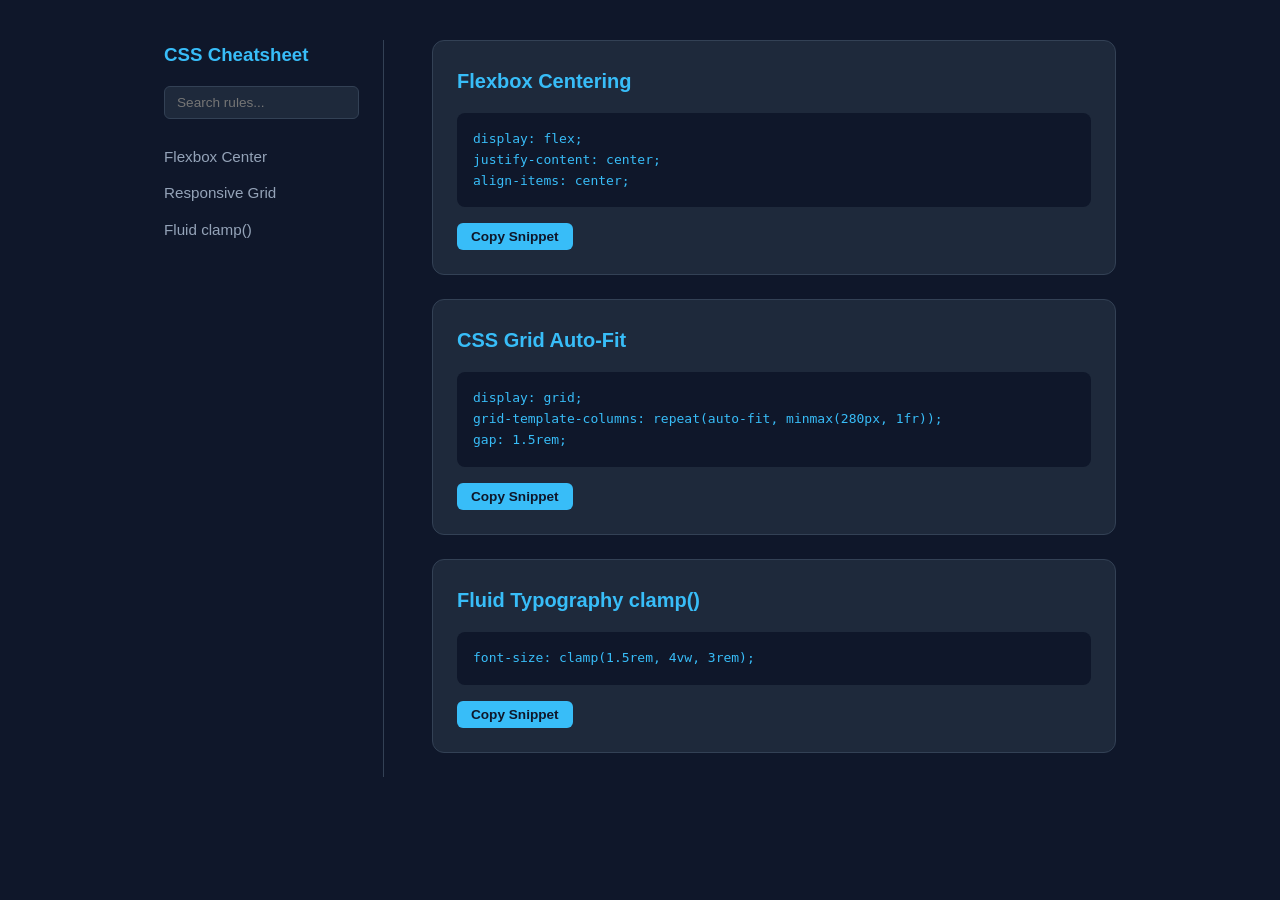
<file: 15-docs-cheatsheet/index.html>
<!DOCTYPE html>
<html lang="en">
<head>
  <meta charset="UTF-8">
  <meta name="viewport" content="width=device-width, initial-scale=1.0">
  <title>Developer Docs Cheatsheet</title>
  <link rel="stylesheet" href="style.css">
</head>
<body>
  <div class="docs-wrap">
    <aside class="sidebar">
      <h3>CSS Cheatsheet</h3>
      <input type="text" id="cheatsheet-search" placeholder="Search rules...">
      <ul id="sidebar-list">
        <li><a href="#flex">Flexbox Center</a></li>
        <li><a href="#grid">Responsive Grid</a></li>
        <li><a href="#clamp">Fluid clamp()</a></li>
      </ul>
    </aside>
    <main class="content">
      <section class="doc-card" id="flex">
        <h2>Flexbox Centering</h2>
        <pre><code>display: flex;
justify-content: center;
align-items: center;</code></pre>
        <button class="copy-btn">Copy Snippet</button>
      </section>
      <section class="doc-card" id="grid">
        <h2>CSS Grid Auto-Fit</h2>
        <pre><code>display: grid;
grid-template-columns: repeat(auto-fit, minmax(280px, 1fr));
gap: 1.5rem;</code></pre>
        <button class="copy-btn">Copy Snippet</button>
      </section>
      <section class="doc-card" id="clamp">
        <h2>Fluid Typography clamp()</h2>
        <pre><code>font-size: clamp(1.5rem, 4vw, 3rem);</code></pre>
        <button class="copy-btn">Copy Snippet</button>
      </section>
    </main>
  </div>
  <script>
    document.querySelectorAll('.copy-btn').forEach(btn => {
      btn.addEventListener('click', () => {
        const code = btn.previousElementSibling.textContent;
        navigator.clipboard.writeText(code);
        btn.textContent = '✓ Copied!';
        setTimeout(() => btn.textContent = 'Copy Snippet', 2000);
      });
    });
    document.getElementById('cheatsheet-search').addEventListener('input', e => {
      const q = e.target.value.toLowerCase();
      document.querySelectorAll('.doc-card').forEach(c => {
        c.style.display = c.textContent.toLowerCase().includes(q) ? 'block' : 'none';
      });
    });
  </script>
</body>
</html>
</file>
<file: 01-developer-portfolio/style.css>
:root[data-theme="dark"] {
  --bg: #0f172a;
  --surface: #1e293b;
  --border: #334155;
  --text: #f8fafc;
  --muted: #94a3b8;
  --accent: #38bdf8;
}
:root[data-theme="light"] {
  --bg: #f8fafc;
  --surface: #ffffff;
  --border: #e2e8f0;
  --text: #0f172a;
  --muted: #64748b;
  --accent: #0284c7;
}
* { box-sizing: border-box; margin: 0; padding: 0; }
body { background: var(--bg); color: var(--text); font-family: -apple-system, BlinkMacSystemFont, "Segoe UI", Roboto, sans-serif; transition: background 0.25s, color 0.25s; }
.header { display: flex; justify-content: space-between; align-items: center; padding: 1.25rem 2rem; background: var(--surface); border-bottom: 1px solid var(--border); position: sticky; top: 0; z-index: 100; }
.logo { font-size: 1.25rem; font-weight: 700; color: var(--accent); }
.controls { display: flex; gap: 8px; }
.theme-toggle, .mobile-toggle { background: var(--bg); color: var(--text); border: 1px solid var(--border); padding: 8px 14px; border-radius: 8px; cursor: pointer; font-weight: 600; font-size: 0.85rem; }
.mobile-toggle { display: none; }
.nav-menu a { color: var(--muted); text-decoration: none; margin-left: 1.5rem; font-weight: 500; }
.nav-menu a:hover, .cta-link { color: var(--accent) !important; font-weight: 700; }
.hero { text-align: center; padding: 5rem 1.5rem; max-width: 800px; margin: 0 auto; }
.hero h1 { font-size: clamp(2rem, 5vw, 3.5rem); margin-bottom: 1rem; }
.hero p { color: var(--muted); font-size: 1.15rem; line-height: 1.6; }
.projects { max-width: 1000px; margin: 0 auto; padding: 0 1.5rem 5rem; }
.projects h2 { margin-bottom: 1.5rem; }
.filter-bar { display: flex; gap: 10px; margin-bottom: 2rem; }
.filter-btn { background: var(--surface); border: 1px solid var(--border); color: var(--muted); padding: 8px 18px; border-radius: 999px; cursor: pointer; font-weight: 600; }
.filter-btn.active { background: var(--accent); color: #0f172a; border-color: var(--accent); }
.project-grid { display: grid; grid-template-columns: repeat(auto-fit, minmax(300px, 1fr)); gap: 1.5rem; }
.card { background: var(--surface); border: 1px solid var(--border); border-radius: 12px; padding: 1.75rem; transition: transform 0.2s, border-color 0.2s; }
.card:hover { transform: translateY(-4px); border-color: var(--accent); }
.card h3 { color: var(--accent); margin-bottom: 0.5rem; }
.card p { color: var(--muted); font-size: 0.95rem; margin-bottom: 1.25rem; line-height: 1.5; }
.tag { font-size: 0.75rem; background: var(--bg); border: 1px solid var(--border); color: var(--accent); padding: 4px 10px; border-radius: 6px; font-weight: 600; }
@media (max-width: 768px) {
  .mobile-toggle { display: block; }
  .nav-menu { display: none; position: absolute; top: 100%; left: 0; right: 0; background: var(--surface); border-bottom: 1px solid var(--border); flex-direction: column; padding: 1.5rem 2rem; gap: 1rem; }
  .nav-menu.open { display: flex; }
  .nav-menu a { margin: 0; }
}
</file>
<file: 02-neumorphic-calculator/style.css>
* { box-sizing: border-box; margin: 0; padding: 0; }
body { min-height: 100vh; display: flex; align-items: center; justify-content: center; background: #0f172a; font-family: -apple-system, BlinkMacSystemFont, "Segoe UI", Roboto, sans-serif; }
.calc-wrapper { width: 330px; background: #1e293b; padding: 24px; border-radius: 28px; box-shadow: 14px 14px 28px #080c16, -14px -14px 28px #26344c; border: 1px solid rgba(255, 255, 255, 0.05); }
.display { background: #0f172a; color: #38bdf8; font-size: 2.75rem; font-family: monospace; text-align: right; padding: 18px 20px; border-radius: 16px; margin-bottom: 22px; box-shadow: inset 4px 4px 8px #05080e, inset -4px -4px 8px #19263e; overflow-x: auto; }
.grid { display: grid; grid-template-columns: repeat(4, 1fr); gap: 14px; }
.btn { background: #1e293b; color: #f8fafc; border: none; border-radius: 14px; padding: 18px 0; font-size: 1.25rem; font-weight: 600; cursor: pointer; box-shadow: 4px 4px 8px #0d131f, -4px -4px 8px #2f3f57; transition: all 0.15s ease; outline: none; }
.btn:active { box-shadow: inset 2px 2px 4px #0d131f, inset -2px -2px 4px #2f3f57; transform: scale(0.97); }
.fn { color: #f43f5e; }
.op { color: #38bdf8; }
.eq { background: #38bdf8; color: #0f172a; box-shadow: 0 4px 14px rgba(56, 189, 248, 0.4); }
.zero { grid-column: span 2; }
</file>
<file: 03-weather-card/style.css>
* { box-sizing: border-box; margin: 0; padding: 0; }
body { min-height: 100vh; display: flex; align-items: center; justify-content: center; background: #0f172a; font-family: -apple-system, BlinkMacSystemFont, "Segoe UI", Roboto, sans-serif; color: #fff; }
.weather-box { width: 340px; background: #1e293b; border: 1px solid #334155; border-radius: 20px; padding: 24px; box-shadow: 0 20px 40px rgba(0, 0, 0, 0.4); text-align: center; }
.top-row { display: flex; justify-content: space-between; align-items: center; margin-bottom: 20px; }
select { background: #0f172a; color: #f8fafc; border: 1px solid #334155; padding: 8px 12px; border-radius: 8px; font-weight: 600; outline: none; }
.unit-toggle { background: #38bdf8; color: #0f172a; border: none; padding: 8px 12px; border-radius: 8px; font-weight: 700; cursor: pointer; font-size: 0.8rem; }
.sky-visual { position: relative; height: 90px; margin: 15px 0; }
.sun { width: 50px; height: 50px; background: #fbbf24; border-radius: 50%; position: absolute; left: 52%; top: 10px; box-shadow: 0 0 25px #fbbf24; animation: pulse 3s infinite alternate; }
.cloud { width: 80px; height: 30px; background: #94a3b8; border-radius: 20px; position: absolute; left: 32%; top: 35px; animation: drift 4s infinite ease-in-out; }
@keyframes pulse { from { transform: scale(1); } to { transform: scale(1.12); } }
@keyframes drift { 0%, 100% { transform: translateX(0); } 50% { transform: translateX(8px); } }
.temp-val { font-size: 3.2rem; font-weight: 800; color: #38bdf8; }
.condition { color: #cbd5e1; font-size: 1rem; margin-top: 4px; }
.metrics { display: flex; justify-content: space-between; margin-top: 24px; border-top: 1px solid #334155; padding-top: 16px; }
.item span { display: block; font-size: 0.75rem; color: #94a3b8; margin-bottom: 4px; }
.item strong { color: #f8fafc; font-size: 0.95rem; }
</file>
<file: 04-saas-landing-page/style.css>
* { box-sizing: border-box; margin: 0; padding: 0; }
body { background: #0f172a; color: #f8fafc; font-family: -apple-system, BlinkMacSystemFont, "Segoe UI", Roboto, sans-serif; }
.nav { display: flex; justify-content: space-between; align-items: center; padding: 1.5rem 3rem; border-bottom: 1px solid #1e293b; }
.logo { font-size: 1.25rem; font-weight: 700; color: #38bdf8; }
.nav-links a { color: #94a3b8; text-decoration: none; margin-left: 2rem; font-weight: 500; }
.btn-primary { background: #38bdf8; color: #0f172a; border: none; padding: 10px 20px; border-radius: 8px; font-weight: 700; cursor: pointer; text-decoration: none; }
.btn-outline { background: #1e293b; color: #f8fafc; border: 1px solid #334155; padding: 10px 20px; border-radius: 8px; font-weight: 600; cursor: pointer; }
.hero { text-align: center; padding: 6rem 1.5rem 4rem; max-width: 850px; margin: 0 auto; }
.hero h1 { font-size: clamp(2.2rem, 5vw, 3.8rem); line-height: 1.15; margin-bottom: 1.5rem; background: linear-gradient(135deg, #fff 30%, #94a3b8); -webkit-background-clip: text; -webkit-text-fill-color: transparent; }
.hero p { color: #94a3b8; font-size: 1.2rem; line-height: 1.6; margin-bottom: 2.5rem; }
.hero-actions { display: flex; gap: 1rem; justify-content: center; }
.pricing-sec { text-align: center; padding: 4rem 1.5rem; }
.pricing-sec h2 { margin-bottom: 1.5rem; }
.toggle-bar { display: flex; align-items: center; justify-content: center; gap: 12px; margin-bottom: 3rem; font-weight: 600; color: #cbd5e1; }
.toggle-bar small { color: #38bdf8; }
.switch { width: 50px; height: 26px; background: #334155; border-radius: 999px; position: relative; cursor: pointer; }
.switch::after { content: ""; position: absolute; top: 3px; left: 3px; width: 20px; height: 20px; background: #fff; border-radius: 50%; transition: 0.2s; }
#billing-toggle { display: none; }
#billing-toggle:checked + .switch { background: #38bdf8; }
#billing-toggle:checked + .switch::after { transform: translateX(24px); }
.pricing-cards { display: flex; justify-content: center; gap: 2rem; flex-wrap: wrap; }
.p-card { background: #1e293b; border: 1px solid #334155; border-radius: 16px; padding: 2.5rem 2rem; width: 280px; text-align: center; }
.p-card.feat { border-color: #38bdf8; box-shadow: 0 16px 32px rgba(56, 189, 248, 0.15); transform: scale(1.04); }
.price { font-size: 2.5rem; font-weight: 800; color: #38bdf8; margin: 1rem 0; }
.price span { font-size: 1rem; color: #94a3b8; font-weight: 400; }
</file>
<file: 05-product-card/style.css>
* { box-sizing: border-box; margin: 0; padding: 0; }
body { min-height: 100vh; display: flex; align-items: center; justify-content: center; background: #0f172a; font-family: -apple-system, BlinkMacSystemFont, "Segoe UI", Roboto, sans-serif; }
.product-card { width: 310px; background: #1e293b; border-radius: 16px; padding: 20px; border: 1px solid #334155; position: relative; color: #fff; }
.badge { position: absolute; top: 16px; right: 16px; background: #22c55e; color: #022c22; font-size: 0.75rem; font-weight: 700; padding: 3px 8px; border-radius: 4px; }
.visual { height: 160px; border-radius: 12px; display: flex; align-items: center; justify-content: center; font-size: 4.5rem; margin-bottom: 16px; transition: background 0.3s ease; }
.visual.blue { background: #0c4a6e; }
.visual.red { background: #881337; }
.visual.green { background: #064e3b; }
h2 { font-size: 1.25rem; margin-bottom: 4px; }
.meta { color: #94a3b8; font-size: 0.85rem; margin-bottom: 16px; }
.swatches { display: flex; gap: 8px; margin-bottom: 20px; }
.swatch { width: 22px; height: 22px; border-radius: 50%; cursor: pointer; border: 2px solid transparent; }
.swatch.active { border-color: #fff; transform: scale(1.15); }
.swatch.blue { background: #38bdf8; }
.swatch.red { background: #f43f5e; }
.swatch.green { background: #22c55e; }
.buy-row { display: flex; justify-content: space-between; align-items: center; }
.price { font-size: 1.5rem; font-weight: 800; color: #38bdf8; }
.btn-add { background: #38bdf8; color: #0f172a; border: none; padding: 10px 18px; border-radius: 8px; font-weight: 700; cursor: pointer; }
.cart-msg { display: none; margin-top: 12px; text-align: center; color: #22c55e; font-weight: 600; font-size: 0.85rem; }
</file>
<file: 06-navbar-drawer/style.css>
* { box-sizing: border-box; margin: 0; padding: 0; }
body { background: #0f172a; color: #f8fafc; font-family: -apple-system, BlinkMacSystemFont, "Segoe UI", Roboto, sans-serif; }
.navbar { display: flex; justify-content: space-between; align-items: center; padding: 1.25rem 2.5rem; background: #1e293b; border-bottom: 1px solid #334155; position: sticky; top: 0; }
.logo { font-size: 1.2rem; font-weight: 700; color: #38bdf8; }
.hamburger { display: none; background: transparent; border: none; color: #38bdf8; font-size: 1.5rem; cursor: pointer; }
.nav-links { display: flex; list-style: none; gap: 1.5rem; align-items: center; }
.nav-links a { color: #94a3b8; text-decoration: none; font-weight: 500; transition: color 0.2s; }
.nav-links a:hover { color: #38bdf8; }
.nav-cta { background: #38bdf8; color: #0f172a !important; padding: 6px 14px; border-radius: 6px; font-weight: 700; }
.dropdown { position: relative; }
.dropdown-content { display: none; position: absolute; top: 100%; left: 0; background: #0f172a; border: 1px solid #334155; border-radius: 8px; min-width: 160px; padding: 8px 0; box-shadow: 0 10px 20px rgba(0,0,0,0.4); }
.dropdown-content a { display: block; padding: 8px 16px; margin: 0; }
.dropdown:hover .dropdown-content { display: block; }
@media (max-width: 768px) {
  .hamburger { display: block; }
  .nav-links { position: fixed; top: 0; right: -100%; width: 280px; height: 100vh; background: #0f172a; flex-direction: column; padding: 5rem 2rem; border-left: 1px solid #334155; transition: right 0.3s ease; align-items: flex-start; }
  .nav-links.open { right: 0; }
}
</file>
<file: 07-accordion-faq/style.css>
* { box-sizing: border-box; margin: 0; padding: 0; }
body { min-height: 100vh; display: flex; align-items: center; justify-content: center; background: #0f172a; font-family: -apple-system, BlinkMacSystemFont, "Segoe UI", Roboto, sans-serif; color: #f8fafc; }
.faq-box { width: 100%; max-width: 520px; padding: 2rem; }
h2 { color: #38bdf8; text-align: center; margin-bottom: 1.5rem; }
#faq-search { width: 100%; padding: 12px 16px; background: #1e293b; border: 1px solid #334155; border-radius: 8px; color: #fff; margin-bottom: 1.5rem; outline: none; }
#faq-search:focus { border-color: #38bdf8; }
.item { background: #1e293b; border: 1px solid #334155; border-radius: 8px; margin-bottom: 12px; overflow: hidden; }
.item[open] { border-color: #38bdf8; }
summary { padding: 16px 20px; font-weight: 600; cursor: pointer; list-style: none; display: flex; justify-content: space-between; align-items: center; }
summary::-webkit-details-marker { display: none; }
summary::after { content: "+"; color: #38bdf8; font-size: 1.25rem; }
.item[open] summary::after { content: "−"; }
p { padding: 0 20px 16px; color: #94a3b8; font-size: 0.95rem; line-height: 1.6; }
p a { color: #38bdf8; }
</file>
<file: 08-neon-clock/style.css>
* { box-sizing: border-box; margin: 0; padding: 0; }
body { min-height: 100vh; display: flex; align-items: center; justify-content: center; background: #020617; font-family: monospace; }
.clock-card { background: #0f172a; border: 2px solid #1e293b; border-radius: 20px; padding: 2.5rem 3rem; text-align: center; box-shadow: 0 0 50px rgba(56, 189, 248, 0.15); width: 400px; }
.tabs { display: flex; justify-content: center; gap: 10px; margin-bottom: 2rem; }
.tab { background: #1e293b; border: 1px solid #334155; color: #94a3b8; padding: 6px 16px; border-radius: 6px; cursor: pointer; font-family: sans-serif; font-weight: 600; font-size: 0.8rem; }
.tab.active { background: #38bdf8; color: #0f172a; border-color: #38bdf8; }
.neon-text { font-size: 3.5rem; font-weight: 700; color: #38bdf8; text-shadow: 0 0 10px rgba(56,189,248,0.7), 0 0 25px rgba(56,189,248,0.4); letter-spacing: 4px; }
.date-text { color: #64748b; font-size: 0.85rem; margin-top: 1rem; letter-spacing: 2px; }
.timer-controls { display: flex; gap: 8px; justify-content: center; margin-top: 1.5rem; }
.ctrl-btn { background: #1e293b; color: #fff; border: 1px solid #334155; padding: 8px 16px; border-radius: 6px; cursor: pointer; font-family: sans-serif; font-weight: 600; }
.ctrl-btn:hover { border-color: #38bdf8; color: #38bdf8; }
</file>
<file: 09-glassmorphism-login/style.css>
* { box-sizing: border-box; margin: 0; padding: 0; }
body { min-height: 100vh; display: flex; align-items: center; justify-content: center; background: radial-gradient(circle at top right, #1e3a8a, #0f172a); font-family: -apple-system, BlinkMacSystemFont, "Segoe UI", Roboto, sans-serif; color: #fff; }
.glass-card { width: 340px; background: rgba(30, 41, 59, 0.65); backdrop-filter: blur(16px); border: 1px solid rgba(255, 255, 255, 0.12); border-radius: 20px; padding: 2.5rem 2rem; box-shadow: 0 25px 50px rgba(0, 0, 0, 0.5); }
.tabs { display: flex; border-bottom: 1px solid rgba(255, 255, 255, 0.1); margin-bottom: 1.5rem; }
.tabs button { flex: 1; background: transparent; border: none; color: #94a3b8; padding: 10px; font-weight: 600; cursor: pointer; border-bottom: 2px solid transparent; }
.tabs button.active { color: #38bdf8; border-color: #38bdf8; }
.group { margin-bottom: 1.25rem; }
label { display: block; font-size: 0.8rem; color: #94a3b8; margin-bottom: 6px; }
input { width: 100%; padding: 12px; background: rgba(15, 23, 42, 0.8); border: 1px solid #334155; border-radius: 8px; color: #fff; outline: none; }
.pass-wrapper { position: relative; }
#eye-btn { position: absolute; right: 10px; top: 10px; background: transparent; border: none; cursor: pointer; font-size: 1rem; }
.btn-submit { width: 100%; padding: 12px; background: #38bdf8; border: none; border-radius: 8px; color: #0f172a; font-weight: 700; cursor: pointer; margin-top: 1rem; }
</file>
<file: 10-parallax-page/style.css>
* { box-sizing: border-box; margin: 0; padding: 0; }
body { background: #000; overflow-x: hidden; font-family: -apple-system, BlinkMacSystemFont, "Segoe UI", Roboto, sans-serif; }
.parallax-container { height: 100vh; overflow-y: auto; overflow-x: hidden; perspective: 12px; }
.layer { position: absolute; inset: 0; display: flex; flex-direction: column; align-items: center; justify-content: center; }
.layer-bg { background: linear-gradient(to bottom, #090d16, #1e3a8a); transform: translateZ(-12px) scale(2); z-index: -2; }
.layer-stars { color: #38bdf8; font-size: 2rem; transform: translateZ(-6px) scale(1.5); z-index: -1; letter-spacing: 2rem; }
.layer-text { color: #fff; transform: translateZ(0); text-align: center; }
.layer-text h1 { font-size: 3.5rem; color: #38bdf8; margin-bottom: 0.5rem; }
.layer-text p { color: #cbd5e1; font-size: 1.2rem; }
</file>
<file: 11-pricing-table/style.css>
* { box-sizing: border-box; margin: 0; padding: 0; }
body { min-height: 100vh; display: flex; align-items: center; justify-content: center; background: #0f172a; font-family: -apple-system, BlinkMacSystemFont, "Segoe UI", Roboto, sans-serif; color: #fff; }
.pricing-wrap { text-align: center; padding: 2rem; }
h2 { margin-bottom: 1.5rem; color: #38bdf8; }
.cur-bar { display: flex; justify-content: center; gap: 8px; margin-bottom: 2rem; }
.cur { background: #1e293b; border: 1px solid #334155; color: #94a3b8; padding: 6px 14px; border-radius: 6px; cursor: pointer; font-weight: 600; }
.cur.active { background: #38bdf8; color: #0f172a; border-color: #38bdf8; }
.card-row { display: flex; gap: 1.5rem; justify-content: center; }
.card { background: #1e293b; border: 1px solid #334155; border-radius: 14px; padding: 2rem; width: 220px; }
.card.feat { border-color: #38bdf8; transform: scale(1.05); }
.price { font-size: 2.2rem; font-weight: 700; color: #38bdf8; margin: 1rem 0; }
p { color: #94a3b8; font-size: 0.85rem; }
</file>
<file: 12-recipe-card/style.css>
* { box-sizing: border-box; margin: 0; padding: 0; }
body { min-height: 100vh; display: flex; align-items: center; justify-content: center; background: #0f172a; font-family: -apple-system, BlinkMacSystemFont, "Segoe UI", Roboto, sans-serif; color: #fff; }
.recipe-box { width: 330px; background: #1e293b; border: 1px solid #334155; border-radius: 16px; padding: 2rem; }
h2 { color: #38bdf8; margin-bottom: 1rem; }
.serving-ctrl { display: flex; align-items: center; gap: 8px; margin-bottom: 1.5rem; font-size: 0.9rem; color: #94a3b8; }
.s-btn { background: #0f172a; border: 1px solid #334155; color: #fff; padding: 4px 10px; border-radius: 4px; cursor: pointer; }
.s-btn.active { background: #38bdf8; color: #0f172a; font-weight: 700; }
.ing-list { list-style: none; }
.ing-list li { margin-bottom: 0.75rem; }
label { cursor: pointer; display: flex; align-items: center; gap: 8px; color: #cbd5e1; }
input:checked + span, input:checked ~ * { text-decoration: line-through; color: #64748b; }
</file>
<file: 13-masonry-gallery/style.css>
* { box-sizing: border-box; margin: 0; padding: 0; }
body { min-height: 100vh; background: #0f172a; font-family: -apple-system, BlinkMacSystemFont, "Segoe UI", Roboto, sans-serif; padding: 3rem 1.5rem; color: #fff; }
.gallery { display: grid; grid-template-columns: repeat(auto-fit, minmax(220px, 1fr)); grid-auto-rows: 170px; gap: 14px; max-width: 900px; margin: 0 auto; }
.item { background: #1e293b; border: 1px solid #334155; border-radius: 12px; display: flex; align-items: flex-end; padding: 16px; font-weight: 600; cursor: pointer; transition: transform 0.2s, border-color 0.2s; }
.item:hover { transform: translateY(-4px); border-color: #38bdf8; }
.i-tall { grid-row: span 2; background: linear-gradient(135deg, #1e293b, #0f172a); }
.i-wide { grid-column: span 2; background: linear-gradient(135deg, #1e3a8a, #1e293b); }
.lightbox { display: none; position: fixed; inset: 0; background: rgba(0,0,0,0.85); align-items: center; justify-content: center; z-index: 1000; }
.lightbox-content { background: #1e293b; padding: 3rem; border-radius: 16px; border: 1px solid #334155; text-align: center; }
#lb-title { font-size: 2rem; color: #38bdf8; display: block; margin-bottom: 1.5rem; }
#lb-close { background: #ef4444; color: #fff; border: none; padding: 8px 16px; border-radius: 6px; cursor: pointer; font-weight: 700; }
</file>
<file: 14-arcade-gameboard/style.css>
* { box-sizing: border-box; margin: 0; padding: 0; }
body { min-height: 100vh; display: flex; align-items: center; justify-content: center; background: #020617; font-family: monospace; }
.arcade-unit { background: #000; border: 12px solid #334155; border-radius: 20px; padding: 16px; box-shadow: 0 0 40px rgba(34, 197, 94, 0.2); }
.header-bar { display: flex; justify-content: space-between; color: #22c55e; margin-bottom: 12px; font-weight: 700; }
canvas { background: #021a08; border: 2px solid #15803d; border-radius: 8px; display: block; }
</file>
<file: 15-docs-cheatsheet/style.css>
* { box-sizing: border-box; margin: 0; padding: 0; }
body { background: #0f172a; color: #f8fafc; font-family: -apple-system, BlinkMacSystemFont, "Segoe UI", Roboto, sans-serif; line-height: 1.6; }
.docs-wrap { display: flex; max-width: 1000px; margin: 0 auto; padding: 2.5rem 1.5rem; gap: 3rem; }
.sidebar { width: 220px; border-right: 1px solid #334155; padding-right: 1.5rem; }
.sidebar h3 { color: #38bdf8; margin-bottom: 1rem; }
#cheatsheet-search { width: 100%; padding: 8px 12px; background: #1e293b; border: 1px solid #334155; border-radius: 6px; color: #fff; margin-bottom: 1.25rem; outline: none; font-size: 0.85rem; }
.sidebar ul { list-style: none; }
.sidebar a { color: #94a3b8; text-decoration: none; display: block; padding: 6px 0; font-size: 0.95rem; }
.sidebar a:hover { color: #38bdf8; }
.content { flex: 1; }
.doc-card { background: #1e293b; border: 1px solid #334155; border-radius: 12px; padding: 1.5rem; margin-bottom: 1.5rem; }
.doc-card h2 { color: #38bdf8; font-size: 1.25rem; margin-bottom: 1rem; }
pre { background: #0f172a; padding: 1rem; border-radius: 8px; color: #38bdf8; font-family: monospace; margin-bottom: 1rem; overflow-x: auto; }
.copy-btn { background: #38bdf8; color: #0f172a; border: none; padding: 6px 14px; border-radius: 6px; font-weight: 700; cursor: pointer; font-size: 0.85rem; }
</file>
